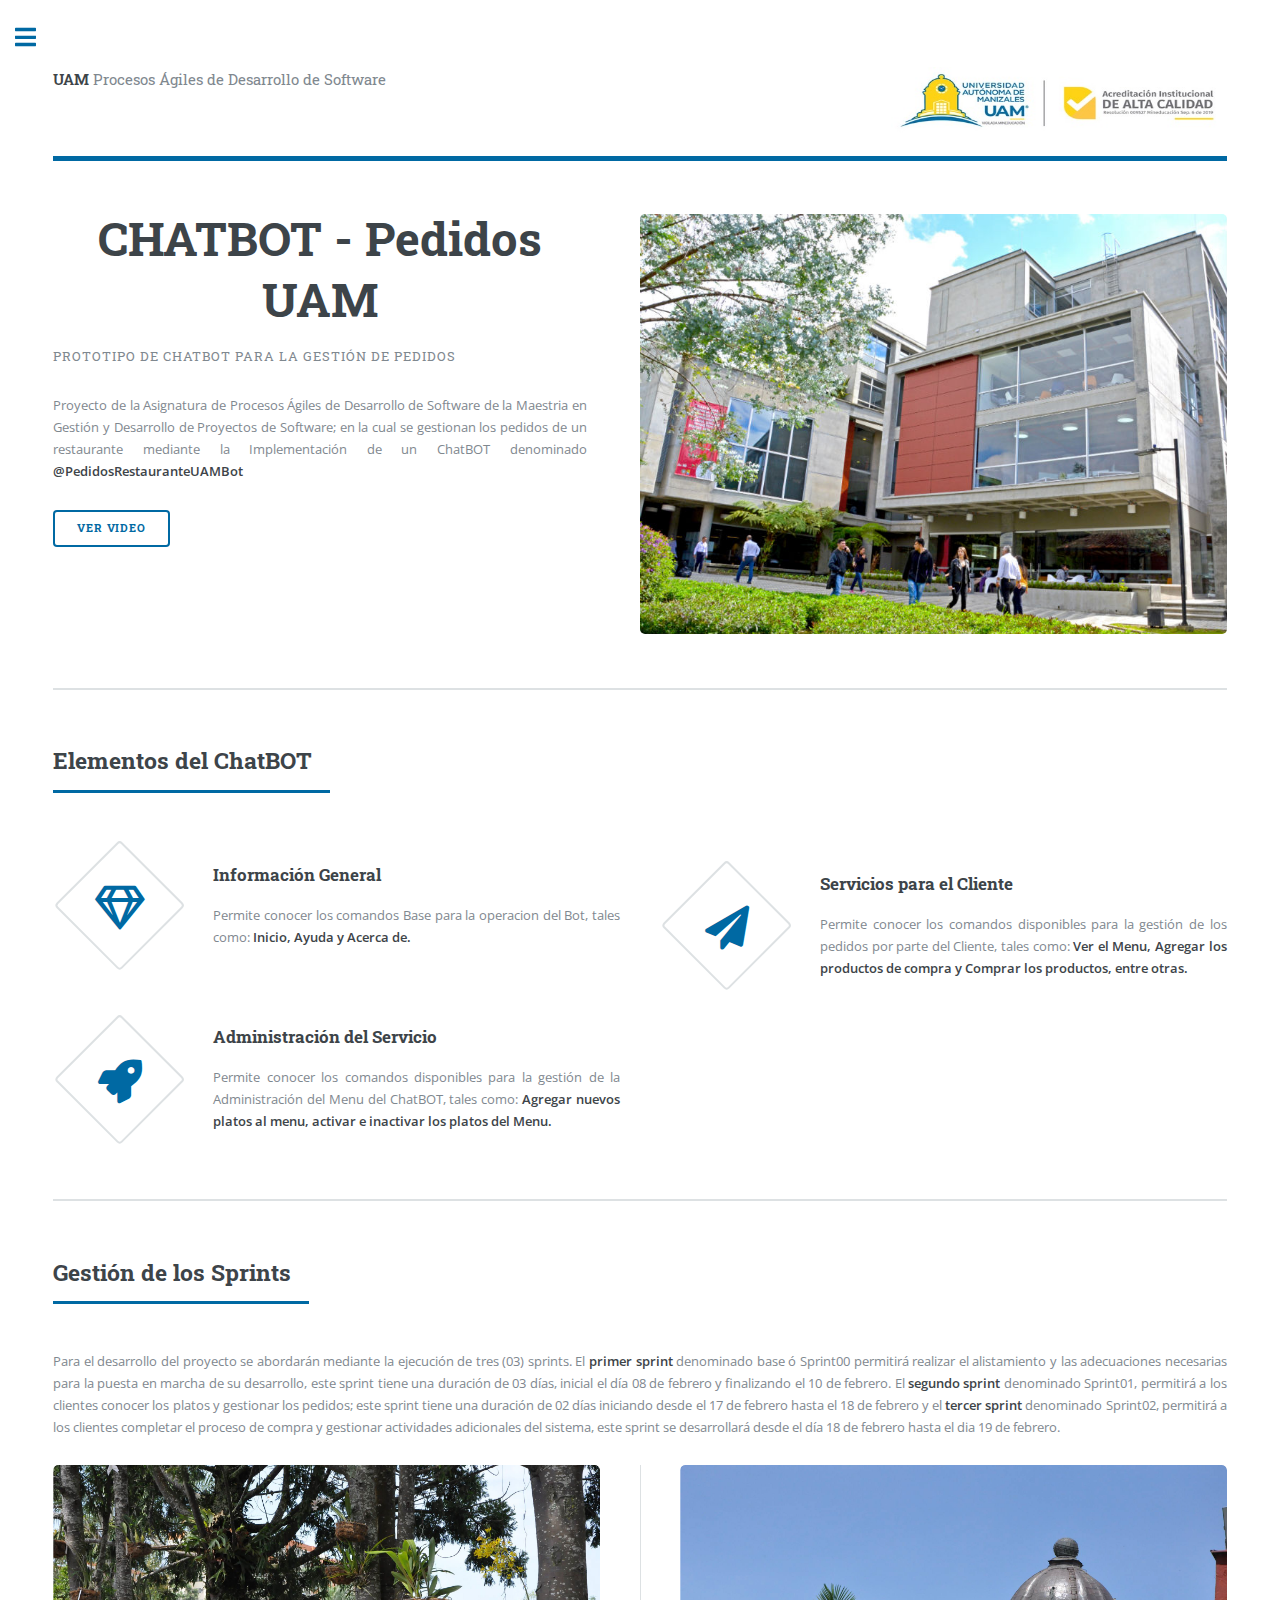
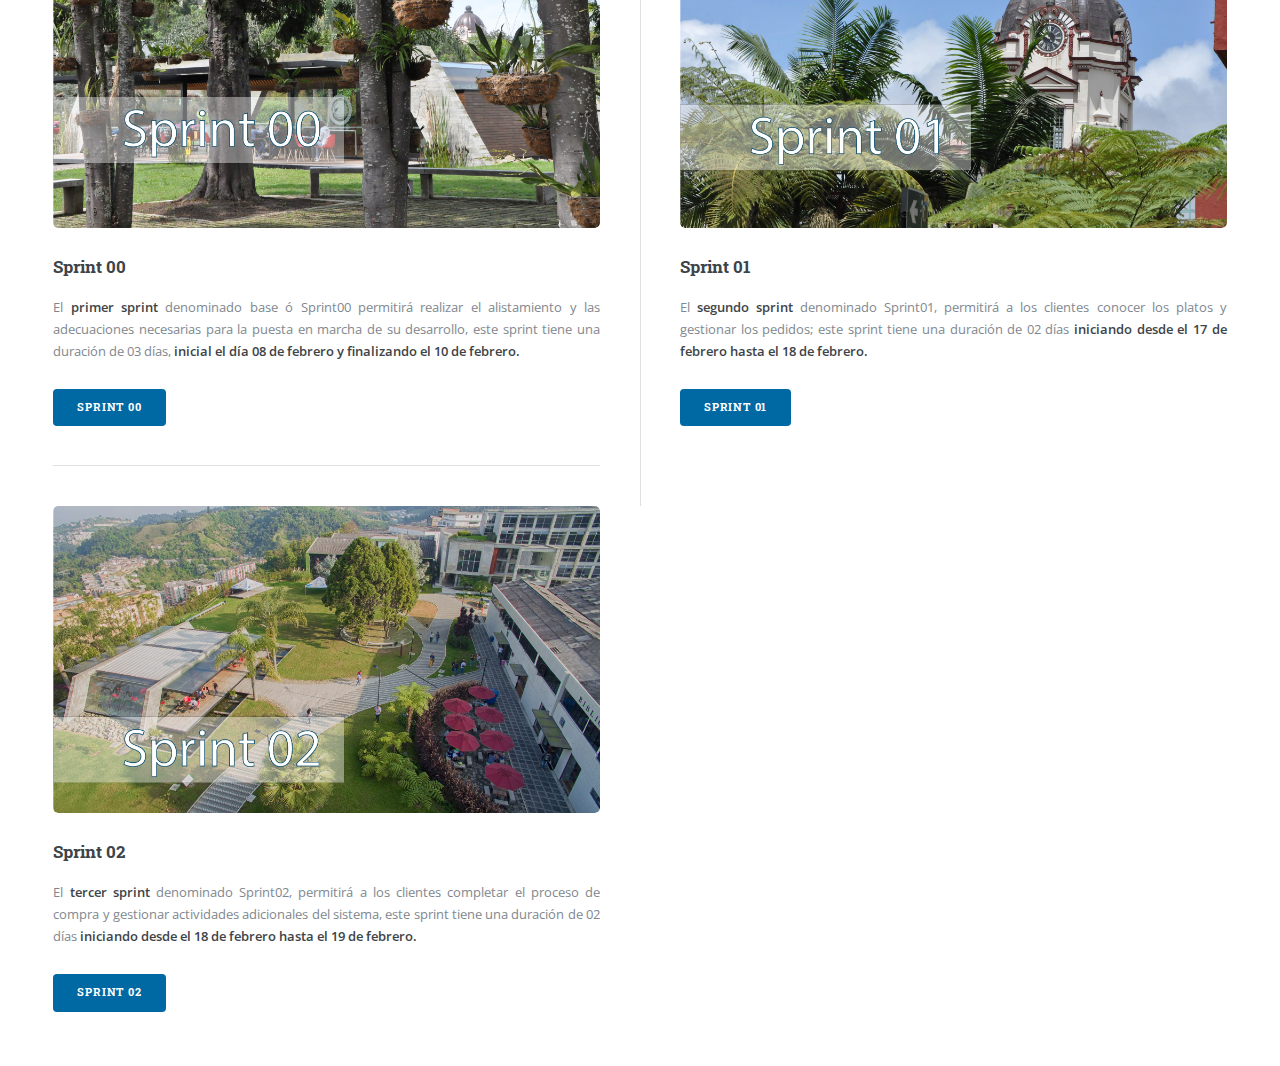
<file: index.html>
<!DOCTYPE HTML>
<html>
	<head>
		<title>PedidosRestauranteUAMBot</title>
		<meta charset="utf-8" />
		<meta name="viewport" content="width=device-width, initial-scale=1, user-scalable=no" />
		<link rel="stylesheet" href="assets/css/main.css" />
	</head>
	<body class="is-preload">

		<!-- Wrapper -->
			<div id="wrapper">

				<!-- Main -->
					<div id="main">
						<div class="inner">

							<!-- Header -->
								<header id="header">
									<a href="index.html" class="logo"><strong>UAM </strong>Procesos &Aacute;giles de Desarrollo de Software</a>
										<div align="right"><img src="images/logo_uam.jpg" alt="logo" width="336" height="69"> </div>
								</header>

							<!-- Banner -->
								<section id="banner">
									<div class="content">
										<header>
											<h1 align="center">CHATBOT - Pedidos UAM</h1>
											<p>Prototipo de ChatBot para la Gesti&oacute;n de Pedidos</p>
										</header>
										<p align="justify">Proyecto de la Asignatura de Procesos &Aacute;giles de Desarrollo de Software de la Maestria en Gesti&oacute;n y Desarrollo de Proyectos de Software; en la cual se gestionan los pedidos de un restaurante mediante la Implementaci&oacute;n de un ChatBOT denominado <strong>&#64;PedidosRestauranteUAMBot</strong></p>
										<ul class="actions">
											<li><a href="https://youtu.be/JYk0CgLsgLk" class="button big" target="new">Ver Video</a></li>
										</ul>
									</div>
									<span class="image object">
										<img src="images/pic10.jpg" alt="" />
									</span>
								</section>

							<!-- Section -->
								<section>
									<header class="major">
										<h2>Elementos del ChatBOT</h2>
									</header>
									<div class="features">
										<article>
											<span class="icon fa-gem"></span>
											<div class="content">
												<h3>Informaci&oacute;n General</h3>
												<p align="justify">Permite conocer los comandos Base para la operacion del Bot, tales como: <strong>Inicio, Ayuda y Acerca de.</strong></p>
											</div>
										</article>
										<article>
											<span class="icon solid fa-paper-plane"></span>
											<div class="content">
												<h3>Servicios para el Cliente</h3>
												<p align="justify">Permite conocer los comandos disponibles para la gesti&oacute;n de los pedidos por parte del Cliente, tales como: <strong>Ver el Menu, Agregar los productos de compra y Comprar los productos, entre otras.</strong></p>
											</div>
										</article>
										<article>
											<span class="icon solid fa-rocket"></span>
											<div class="content">
												<h3>Administraci&oacute;n del Servicio</h3>
												<p align="justify">Permite conocer los comandos disponibles para la gesti&oacute;n de la Administraci&oacute;n del Menu del ChatBOT, tales como: <strong>Agregar nuevos platos al menu, activar e inactivar los platos del Menu.</strong></p>
											</div>
										</article>
									</div>
								</section>

							<!-- Section -->
								<section>
									<header class="major">
										<h2>Gesti&oacute;n de los Sprints</h2>
									</header>
									<article>
											<div class="content">
												<p align="justify">Para el desarrollo del proyecto se abordarán mediante la ejecución de tres (03) sprints. El <strong>primer sprint</strong> denominado base ó Sprint00 permitirá realizar el alistamiento y las adecuaciones necesarias para la puesta en marcha de su desarrollo, este sprint tiene una duración de 03 días, inicial el día 08 de febrero y finalizando el 10 de febrero. El <strong>segundo sprint</strong> denominado Sprint01, permitirá a los clientes conocer los platos y gestionar los pedidos; este sprint tiene una duración de 02 días iniciando desde el 17 de febrero hasta el 18 de febrero y el <strong>tercer sprint</strong> denominado Sprint02, permitirá a los clientes completar el proceso de compra y gestionar actividades adicionales del sistema, este sprint se desarrollará desde el día 18 de febrero hasta el dia 19 de febrero.</p>
											</div>
										</article>

									<div class="posts">
										<article>
											<a href="#" class="image"><img src="images/pic01.jpg" alt="" /></a>
											<h3>Sprint 00</h3>
											<p align="justify">El <strong>primer sprint</strong> denominado base ó Sprint00 permitirá realizar el alistamiento y las adecuaciones necesarias para la puesta en marcha de su desarrollo, este sprint tiene una duración de 03 días, <strong>inicial el día 08 de febrero y finalizando el 10 de febrero.</strong></p>
											<ul class="actions">
												<li><a href="sprintcero.html" class="button primary">Sprint 00</a></li>
											</ul>
										</article>
										<article>
											<a href="#" class="image"><img src="images/pic02.jpg" alt="" /></a>
											<h3>Sprint 01</h3>
											<p align="justify">El <strong>segundo sprint</strong> denominado Sprint01, permitirá a los clientes conocer los platos y gestionar los pedidos; este sprint tiene una duración de 02 días <strong>iniciando desde el 17 de febrero hasta el 18 de febrero.</strong></p>
											<ul class="actions">
												<li><a href="sprintuno.html" class="button primary">Sprint 01</a></li>
											</ul>
										</article>
										<article>
											<a href="#" class="image"><img src="images/pic03.jpg" alt="" /></a>
											<h3>Sprint 02</h3>
											<p align="justify">El <strong>tercer sprint</strong> denominado Sprint02, permitirá a los clientes completar el proceso de compra y gestionar actividades adicionales del sistema, este sprint tiene una duración de 02 días <strong>iniciando desde el 18 de febrero hasta el 19 de febrero.</strong></p>
											<ul class="actions">
												<li><a href="sprintdos.html" class="button primary">Sprint 02</a></li>
											</ul>
										</article>
									</div>
								</section>
						</div>
					</div>

				<!-- Sidebar -->
					<div id="sidebar">
						<div class="inner">
							<!-- Search -->
								<div align="right"><img src="images/logo.png" alt="logo" width="200" height="100"> </div>
							<!-- Menu -->
								<nav id="menu">
									<header class="major">
										<h2>@PedidosRestauranteUAMBot</h2>
									</header>
									<ul>
										<li><a href="index.html">Inicio</a></li>
										<li><a href="elemntdisg.html">Elementos Dise&ntilde;o</a></li>
										<li><a href="sprintcero.html">Sprint 00</a></li>
										<li><a href="sprintuno.html">Sprint 01</a></li>
										<li><a href="sprintdos.html">Sprint 02</a></li>
										<li><a href="elemntcal.html">Elementos Calidad</a></li>
										<li><a href="botuam.html">BOT Restaurante UAM</a></li>
									</ul>
								</nav>

							<!-- Section -->
								<section>
									<header class="major">
										<h2>Equipo de Trabajo</h2>
									</header>
									<ul class="contact">
										<li class="icon solid fa-envelope"> Alvaro P&eacute;rez N</li>
										<li class="icon solid fa-envelope"> Andres Felipe Quintero</li>
										<li class="icon solid fa-envelope"> Hernando Augusto Roman</li>
									</ul>
								</section>

							<!-- Footer -->
								<footer id="footer">
									<p class="copyright">&copy; UAM. All rights reserved. <br>Febrero de 2021</p>
								</footer>
						</div>
					</div>
			</div>

		<!-- Scripts -->
			<script src="assets/js/jquery.min.js"></script>
			<script src="assets/js/browser.min.js"></script>
			<script src="assets/js/breakpoints.min.js"></script>
			<script src="assets/js/util.js"></script>
			<script src="assets/js/main.js"></script>

	</body>
</html>
</file>
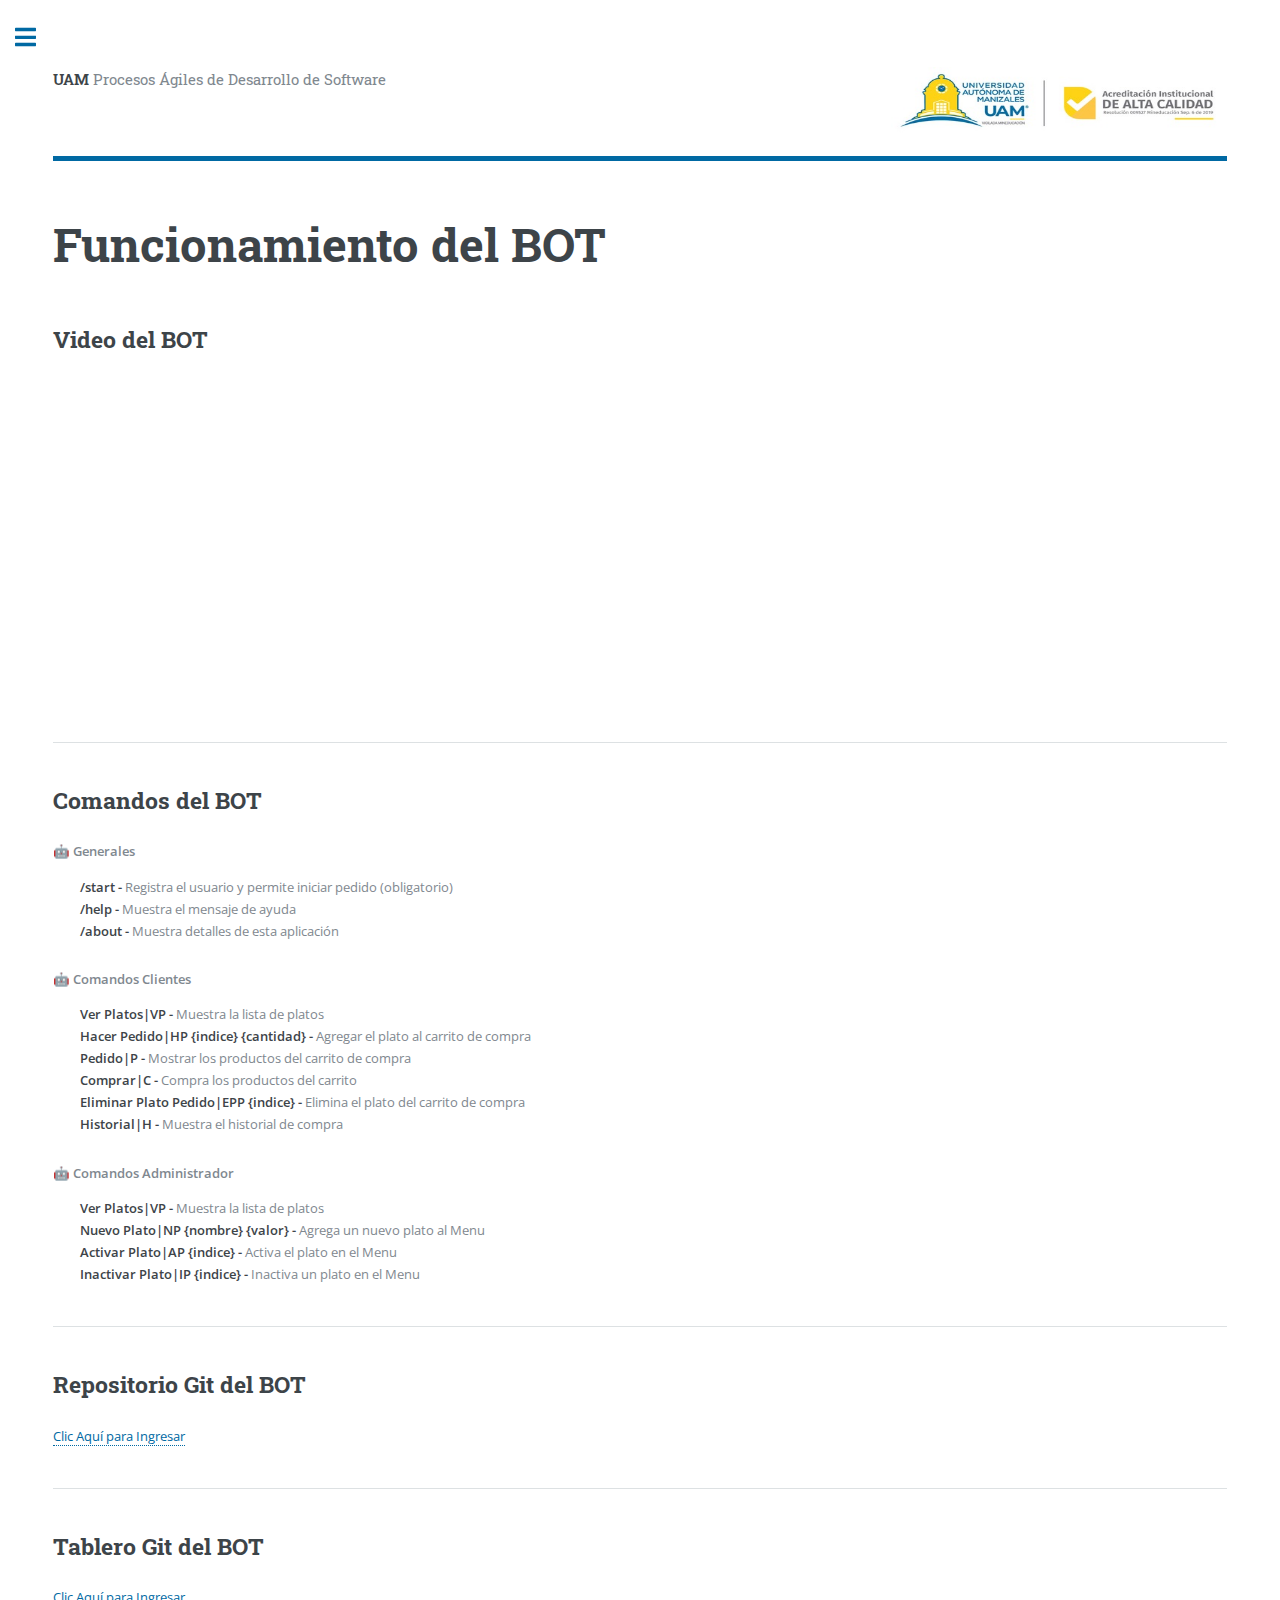
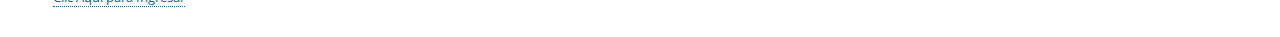
<file: botuam.html>
<!DOCTYPE HTML>
<html>
	<head>
		<title>BOT UAM - Domicilios</title>
		<meta charset="utf-8" />
		<meta name="viewport" content="width=device-width, initial-scale=1, user-scalable=no" />
		<link rel="stylesheet" href="assets/css/main.css" />
	</head>
	<body class="is-preload">

		<!-- Wrapper -->
			<div id="wrapper">

				<!-- Main -->
					<div id="main">
						<div class="inner">

							<!-- Header -->
								<header id="header">
									<a href="index.html" class="logo"><strong>UAM </strong>Procesos &Aacute;giles de Desarrollo de Software</a>
										<div align="right"><img src="images/logo_uam.jpg" alt="logo" width="336" height="69"> </div>
								</header>

	<!-- Aqui -->
							<section>
								<header class="main">
									<h1>Funcionamiento del BOT</h1>
								</header>
									<h2>Video del BOT</h2>
									<iframe width="560" height="315" src="https://www.youtube.com/embed/JYk0CgLsgLk" frameborder="0" allow="accelerometer; autoplay; clipboard-write; encrypted-media; gyroscope; picture-in-picture" allowfullscreen></iframe>
								
									<hr class="major" />

									<h2>Comandos del BOT</h2>
								
									<dl>
									<dt>&#129302; Generales</dt>
										<dd>
											<p><strong>/start - </strong>Registra el usuario y permite iniciar pedido (obligatorio)<br>
											<strong>/help - </strong>Muestra el mensaje de ayuda<br>
											<strong>/about - </strong>Muestra detalles de esta aplicaci&oacute;n</p>
										</dd>
									<dt>&#129302; Comandos Clientes</dt>
										<dd>
											<p><strong>Ver Platos|VP  - </strong>Muestra la lista de platos<br>
											<strong>Hacer Pedido|HP {indice} {cantidad}  - </strong>Agregar el plato al carrito de compra<br>
											<strong>Pedido|P - </strong>Mostrar los productos del carrito de compra<br>
											<strong>Comprar|C - </strong>Compra los productos del carrito<br>
											<strong>Eliminar Plato Pedido|EPP {indice} - </strong>Elimina el plato del carrito de compra<br>
											<strong>Historial|H - </strong>Muestra el historial de compra</p>
										</dd>
									<dt>&#129302; Comandos Administrador</dt>
										<dd>
											<p><strong>Ver Platos|VP  - </strong>Muestra la lista de platos<br>
											<strong>Nuevo Plato|NP {nombre} {valor}  - </strong>Agrega un nuevo plato al Menu<br>
											<strong>Activar Plato|AP {indice}  - </strong>Activa el plato en el Menu<br>
											<strong>Inactivar Plato|IP {indice}  - </strong>Inactiva un plato en el Menu</p>
										</dd>
									</dl>	
								
									<hr class="major" />

									<h2>Repositorio Git del BOT</h2>
									<a href="https://github.com/majash29/RestaurantBot.git" target="new">Clic Aqu&iacute; para Ingresar</a>
								
									<hr class="major" />

									<h2>Tablero Git del BOT</h2>
									<a href="https://github.com/majash29/RestaurantBot/projects?query=is%3Aclosed" target="new">Clic Aqu&iacute; para Ingresar</a>
								</section>
							
	<!-- Aqui -->

						</div>
					</div>

				<!-- Sidebar -->
					<div id="sidebar">
						<div class="inner">
							<!-- Search -->
								<div align="right"><img src="images/logo.png" alt="logo" width="200" height="100"> </div>
							<!-- Menu -->
								<nav id="menu">
									<header class="major">
										<h2>@PedidosRestauranteUAMBot</h2>
									</header>
									<ul>
										<li><a href="index.html">Inicio</a></li>
										<li><a href="elemntdisg.html">Elementos Dise&ntilde;o</a></li>
										<li><a href="sprintcero.html">Sprint 00</a></li>
										<li><a href="sprintuno.html">Sprint 01</a></li>
										<li><a href="sprintdos.html">Sprint 02</a></li>
										<li><a href="elemntcal.html">Elementos Calidad</a></li>
										<li><a href="botuam.html">BOT Restaurante UAM</a></li>
									</ul>
								</nav>

							<!-- Section -->
								<section>
									<header class="major">
										<h2>Equipo de Trabajo</h2>
									</header>
									<ul class="contact">
										<li class="icon solid fa-envelope"> Alvaro P&eacute;rez N</li>
										<li class="icon solid fa-envelope"> Andres Felipe Quintero</li>
										<li class="icon solid fa-envelope"> Hernando Augusto Roman</li>
									</ul>
								</section>

							<!-- Footer -->
								<footer id="footer">
									<p class="copyright">&copy; UAM. All rights reserved. <br>Febrero de 2021</p>
								</footer>
						</div>
					</div>
			</div>

		<!-- Scripts -->
			<script src="assets/js/jquery.min.js"></script>
			<script src="assets/js/browser.min.js"></script>
			<script src="assets/js/breakpoints.min.js"></script>
			<script src="assets/js/util.js"></script>
			<script src="assets/js/main.js"></script>

	</body>
</html>
</file>
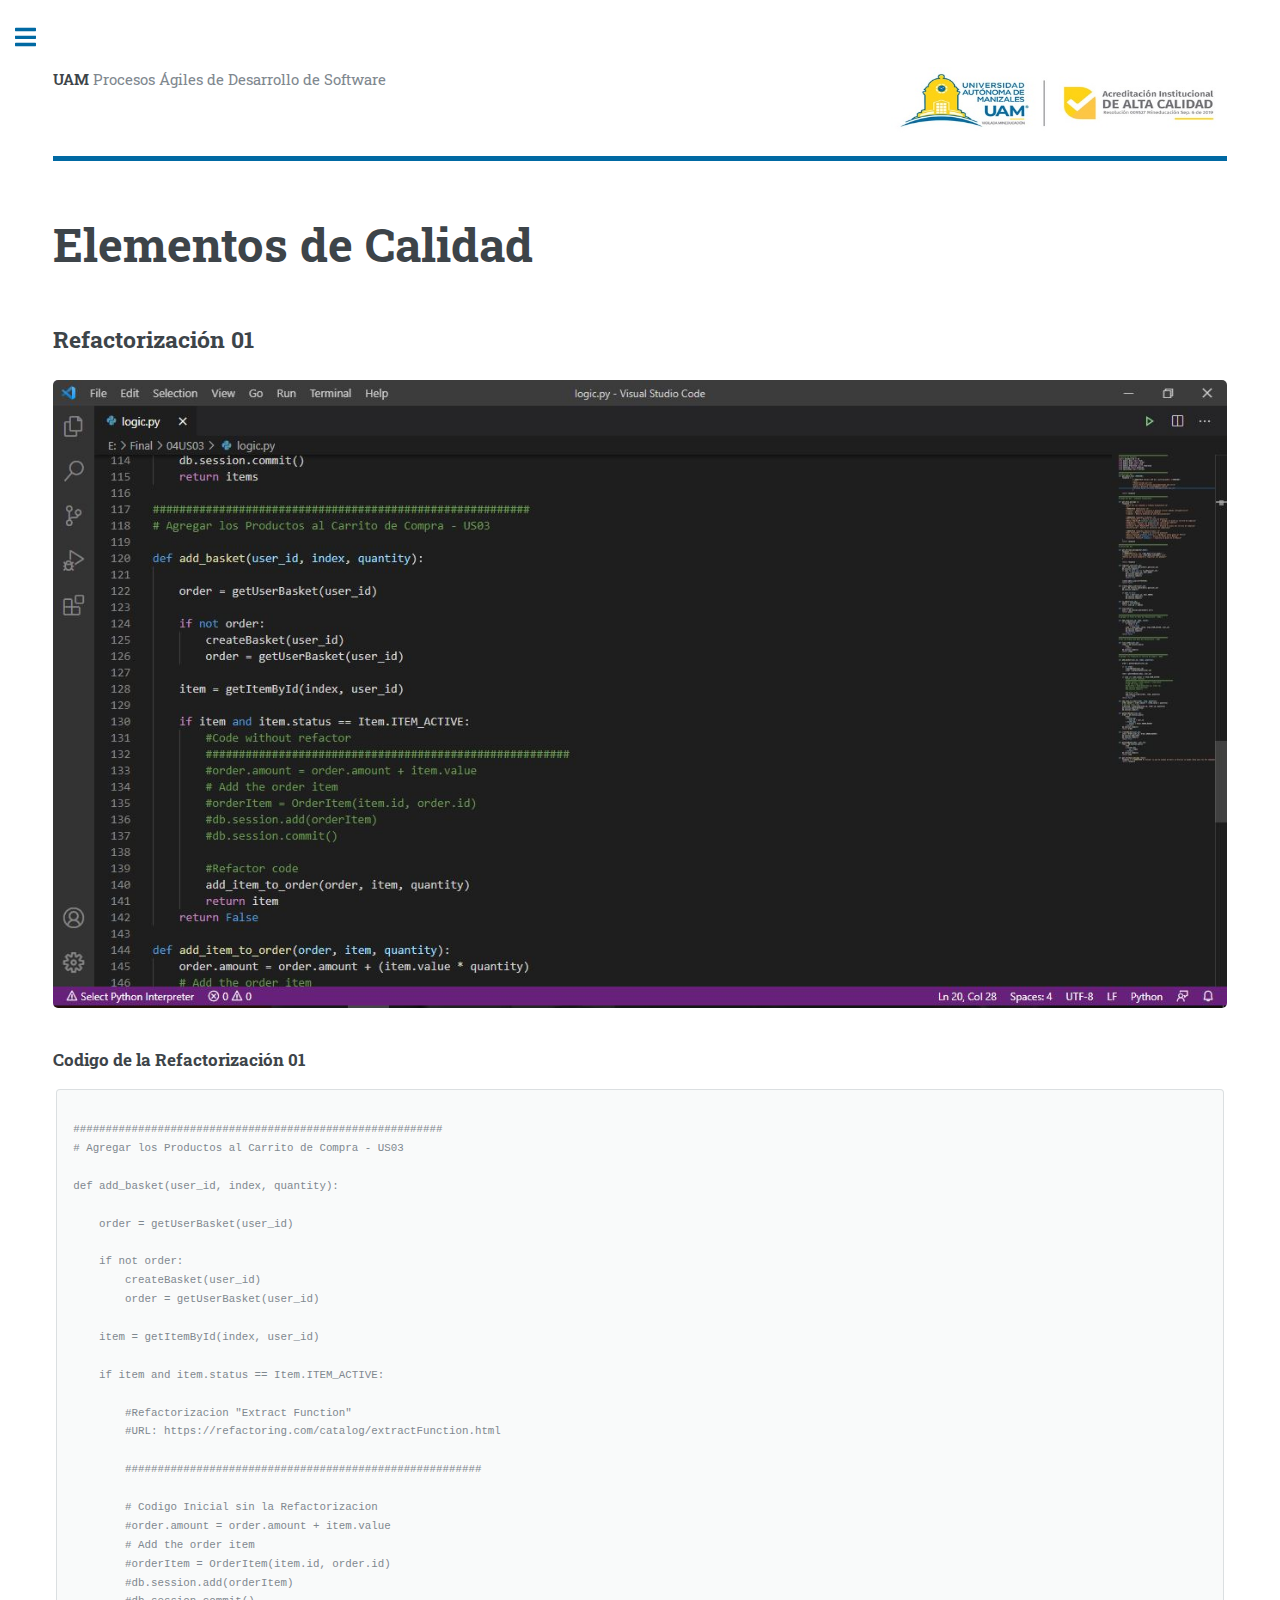
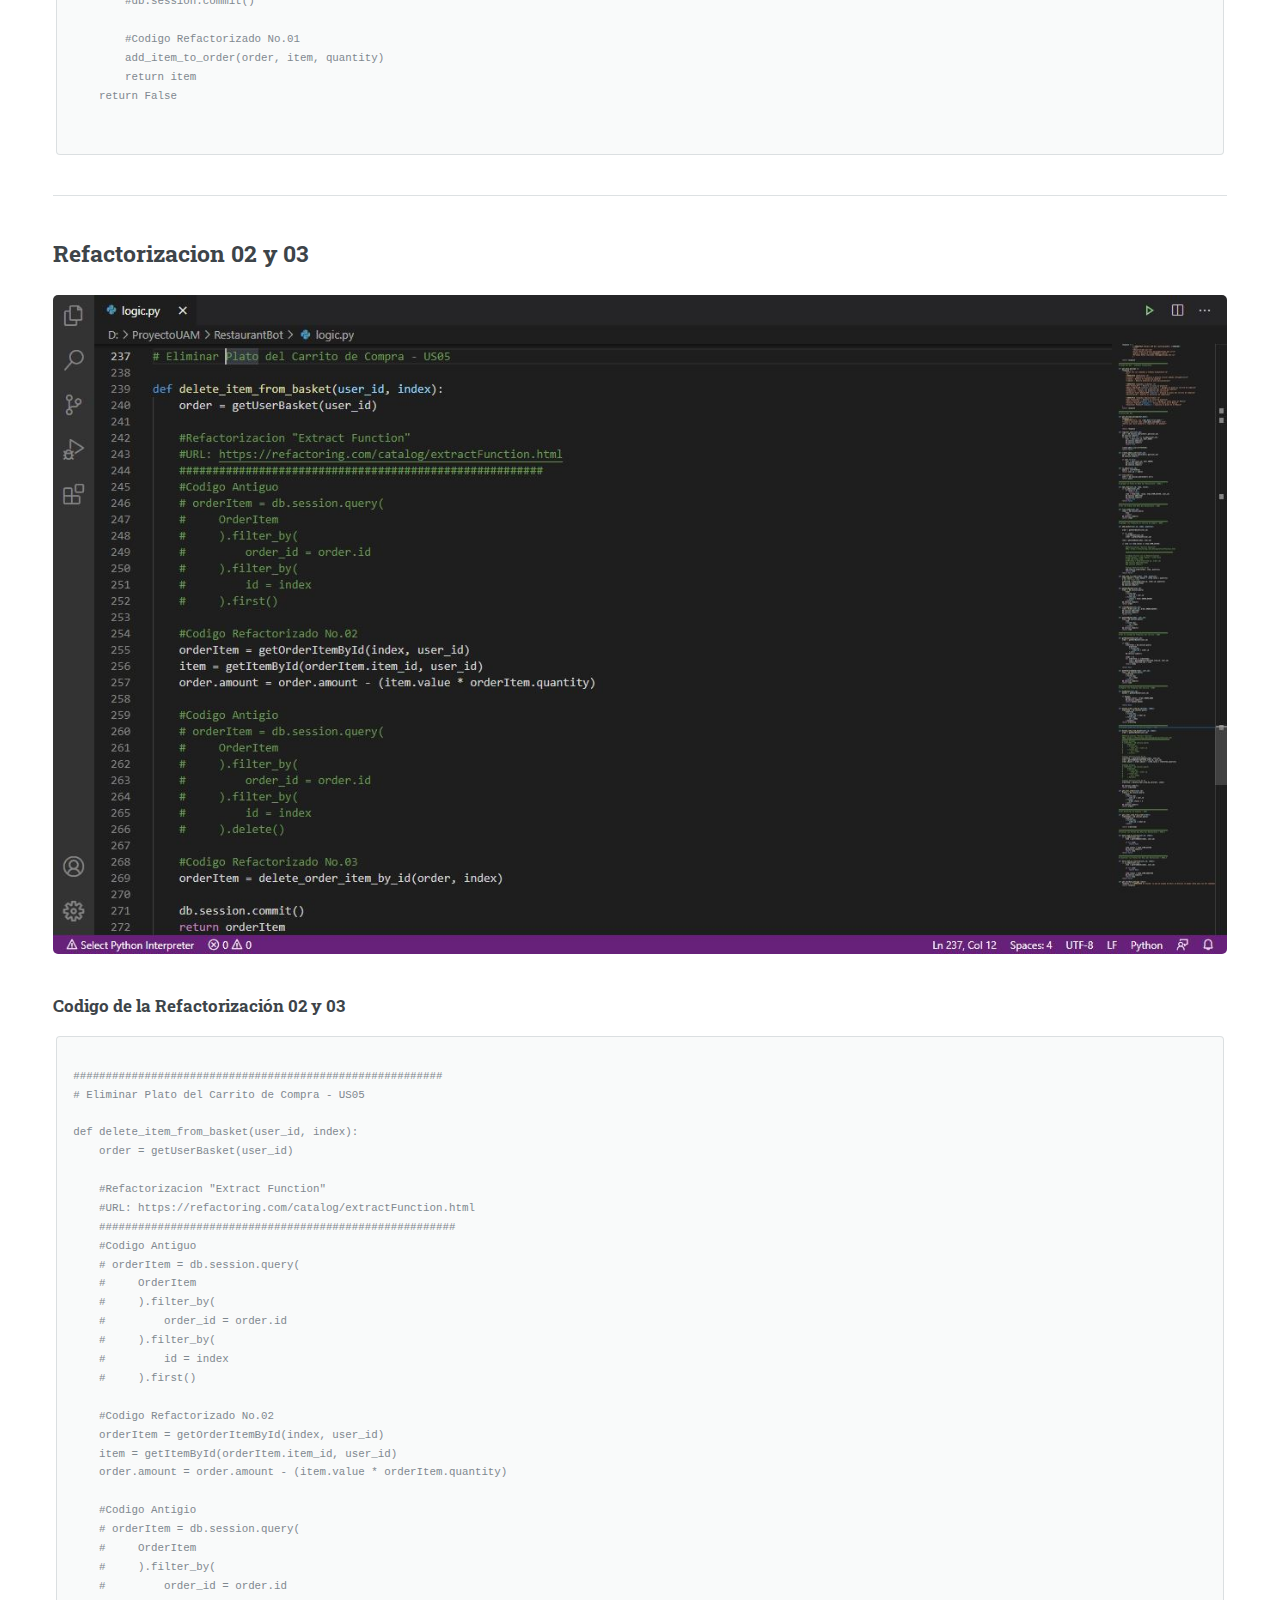
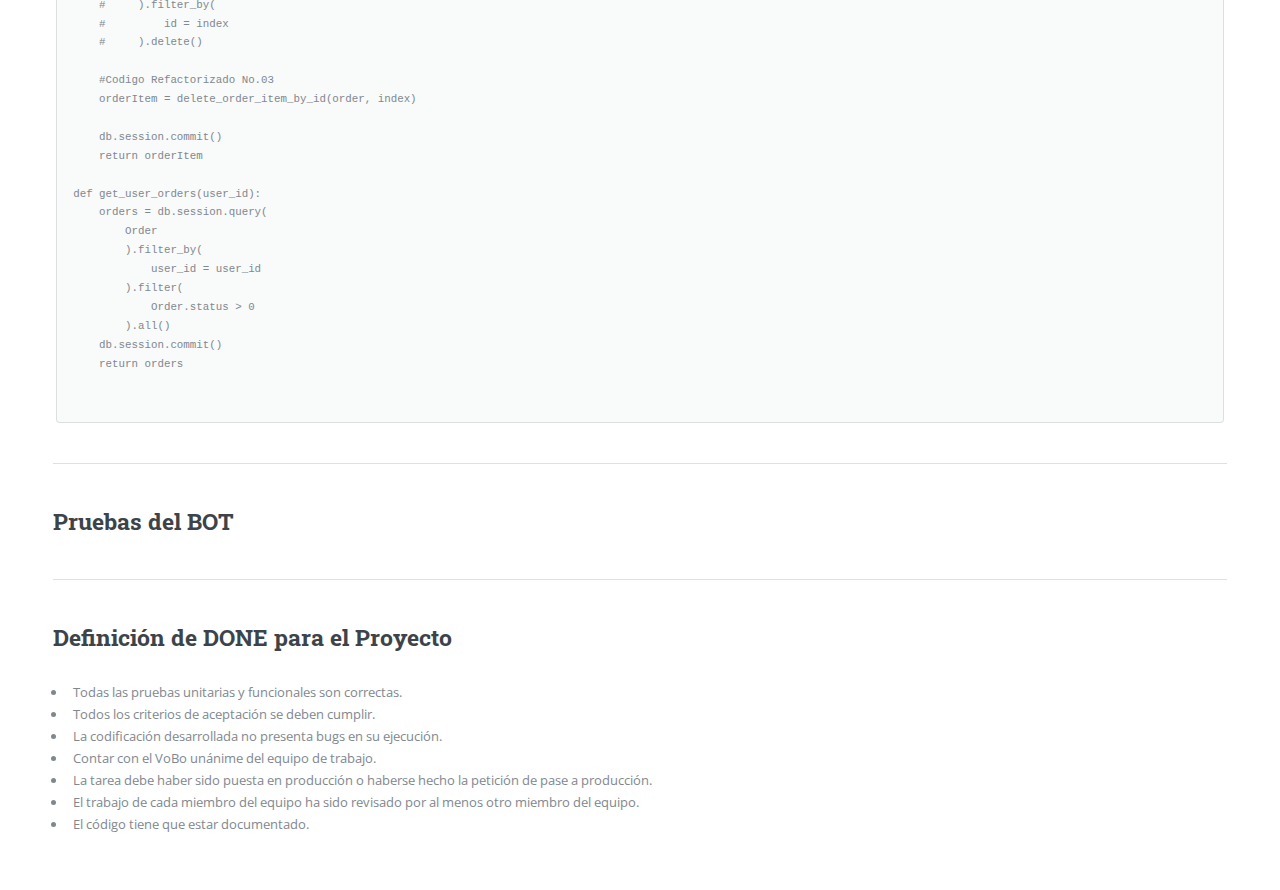
<file: elemntcal.html>
<!DOCTYPE HTML>
<html>
	<head>
		<title>Elementos Calidad</title>
		<meta charset="utf-8" />
		<meta name="viewport" content="width=device-width, initial-scale=1, user-scalable=no" />
		<link rel="stylesheet" href="assets/css/main.css" />
	</head>
	<body class="is-preload">

		<!-- Wrapper -->
			<div id="wrapper">

				<!-- Main -->
					<div id="main">
						<div class="inner">

							<!-- Header -->
								<header id="header">
									<a href="index.html" class="logo"><strong>UAM </strong>Procesos &Aacute;giles de Desarrollo de Software</a>
										<div align="right"><img src="images/logo_uam.jpg" alt="logo" width="336" height="69"> </div>
								</header>

	<!-- Aqui -->
							<section>
								<header class="main">
									<h1>Elementos de Calidad</h1>
								</header>
									<h2>Refactorizaci&oacute;n 01</h2>

									<span class="image main"><img src="proyecto/refac01.JPG" alt="prototipo" /></span>
									
									<!-- Preformatted Code -->
									<h3>Codigo de la Refactorizaci&oacute;n 01</h3>
									<pre><code>
#########################################################
# Agregar los Productos al Carrito de Compra - US03

def add_basket(user_id, index, quantity):

    order = getUserBasket(user_id)

    if not order:
        createBasket(user_id)
        order = getUserBasket(user_id)

    item = getItemById(index, user_id)

    if item and item.status == Item.ITEM_ACTIVE:
        
        #Refactorizacion "Extract Function"
        #URL: https://refactoring.com/catalog/extractFunction.html

        #######################################################

        # Codigo Inicial sin la Refactorizacion
        #order.amount = order.amount + item.value
        # Add the order item
        #orderItem = OrderItem(item.id, order.id)
        #db.session.add(orderItem)
        #db.session.commit()

        #Codigo Refactorizado No.01
        add_item_to_order(order, item, quantity)
        return item
    return False
									
									</code></pre>
								
									<hr class="major" />

									<h2>Refactorizacion 02 y 03</h2>
								
									<span class="image main"><img src="proyecto/refac02.JPG" alt="prototipo" /></span>
								
									<!-- Preformatted Code -->
									<h3>Codigo de la Refactorizaci&oacute;n 02 y 03</h3>
									<pre><code>
#########################################################
# Eliminar Plato del Carrito de Compra - US05

def delete_item_from_basket(user_id, index):
    order = getUserBasket(user_id)
    
    #Refactorizacion "Extract Function"
    #URL: https://refactoring.com/catalog/extractFunction.html
    #######################################################
    #Codigo Antiguo
    # orderItem = db.session.query(
    #     OrderItem
    #     ).filter_by(
    #         order_id = order.id
    #     ).filter_by(
    #         id = index
    #     ).first()

    #Codigo Refactorizado No.02
    orderItem = getOrderItemById(index, user_id)
    item = getItemById(orderItem.item_id, user_id)
    order.amount = order.amount - (item.value * orderItem.quantity)

    #Codigo Antigio
    # orderItem = db.session.query(
    #     OrderItem
    #     ).filter_by(
    #         order_id = order.id
    #     ).filter_by(
    #         id = index
    #     ).delete()
    
    #Codigo Refactorizado No.03
    orderItem = delete_order_item_by_id(order, index)
    
    db.session.commit()
    return orderItem

def get_user_orders(user_id):
    orders = db.session.query(
        Order
        ).filter_by(
            user_id = user_id
        ).filter(
            Order.status > 0
        ).all()
    db.session.commit()
    return orders
									
									</code></pre>
								
							
									<hr class="major" />

									<h2>Pruebas del BOT</h2>
									
									<hr class="major" />
								
									<h2>Definici&oacute;n de DONE para el Proyecto</h2>
									<p align="justify"><ul>
										<li>Todas las pruebas unitarias y funcionales son correctas.</li>
										<li>Todos los criterios de aceptaci&oacute;n se deben cumplir.</li>
										<li>La codificación desarrollada no presenta bugs en su ejecuci&oacute;n.</li>
										<li>Contar con el VoBo un&aacute;nime del equipo de trabajo.</li>
										<li>La tarea debe haber sido puesta en producci&oacute;n o haberse hecho la petición de pase a producci&oacute;n.</li>
										<li>El trabajo de cada miembro del equipo ha sido revisado por al menos otro miembro del equipo.</li>
										<li>El c&oacute;digo tiene que estar documentado.</li>
									</ul></p>
								
								
								
								</section>
							
	<!-- Aqui -->

						</div>
					</div>

				<!-- Sidebar -->
					<div id="sidebar">
						<div class="inner">
							<!-- Search -->
								<div align="right"><img src="images/logo.png" alt="logo" width="200" height="100"> </div>
							<!-- Menu -->
								<nav id="menu">
									<header class="major">
										<h2>@PedidosRestauranteUAMBot</h2>
									</header>
									<ul>
										<li><a href="index.html">Inicio</a></li>
										<li><a href="elemntdisg.html">Elementos Dise&ntilde;o</a></li>
										<li><a href="sprintcero.html">Sprint 00</a></li>
										<li><a href="sprintuno.html">Sprint 01</a></li>
										<li><a href="sprintdos.html">Sprint 02</a></li>
										<li><a href="elemntcal.html">Elementos Calidad</a></li>
										<li><a href="botuam.html">BOT Restaurante UAM</a></li>
									</ul>
								</nav>

							<!-- Section -->
								<section>
									<header class="major">
										<h2>Equipo de Trabajo</h2>
									</header>
									<ul class="contact">
										<li class="icon solid fa-envelope"> Alvaro P&eacute;rez N</li>
										<li class="icon solid fa-envelope"> Andres Felipe Quintero</li>
										<li class="icon solid fa-envelope"> Hernando Augusto Roman</li>
									</ul>
								</section>

							<!-- Footer -->
								<footer id="footer">
									<p class="copyright">&copy; UAM. All rights reserved. <br>Febrero de 2021</p>
								</footer>
						</div>
					</div>
			</div>

		<!-- Scripts -->
			<script src="assets/js/jquery.min.js"></script>
			<script src="assets/js/browser.min.js"></script>
			<script src="assets/js/breakpoints.min.js"></script>
			<script src="assets/js/util.js"></script>
			<script src="assets/js/main.js"></script>

	</body>
</html>
</file>
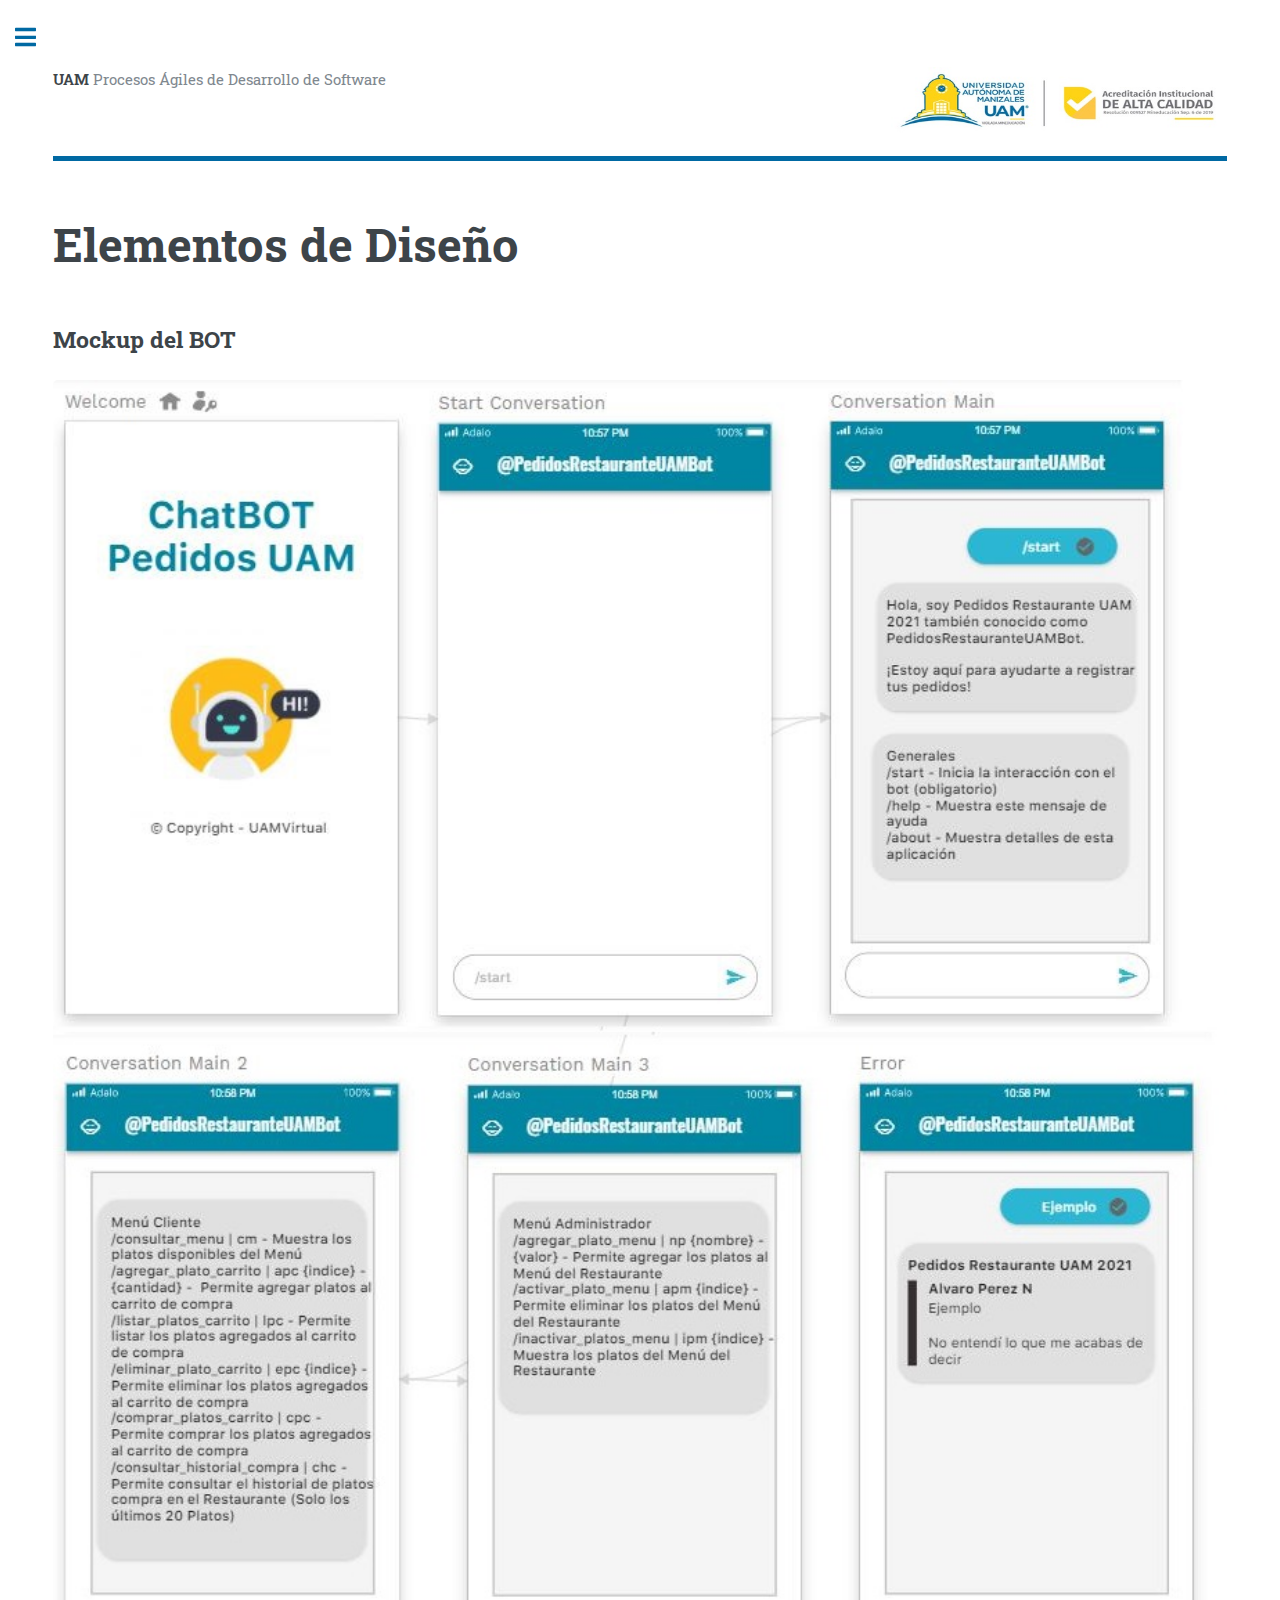
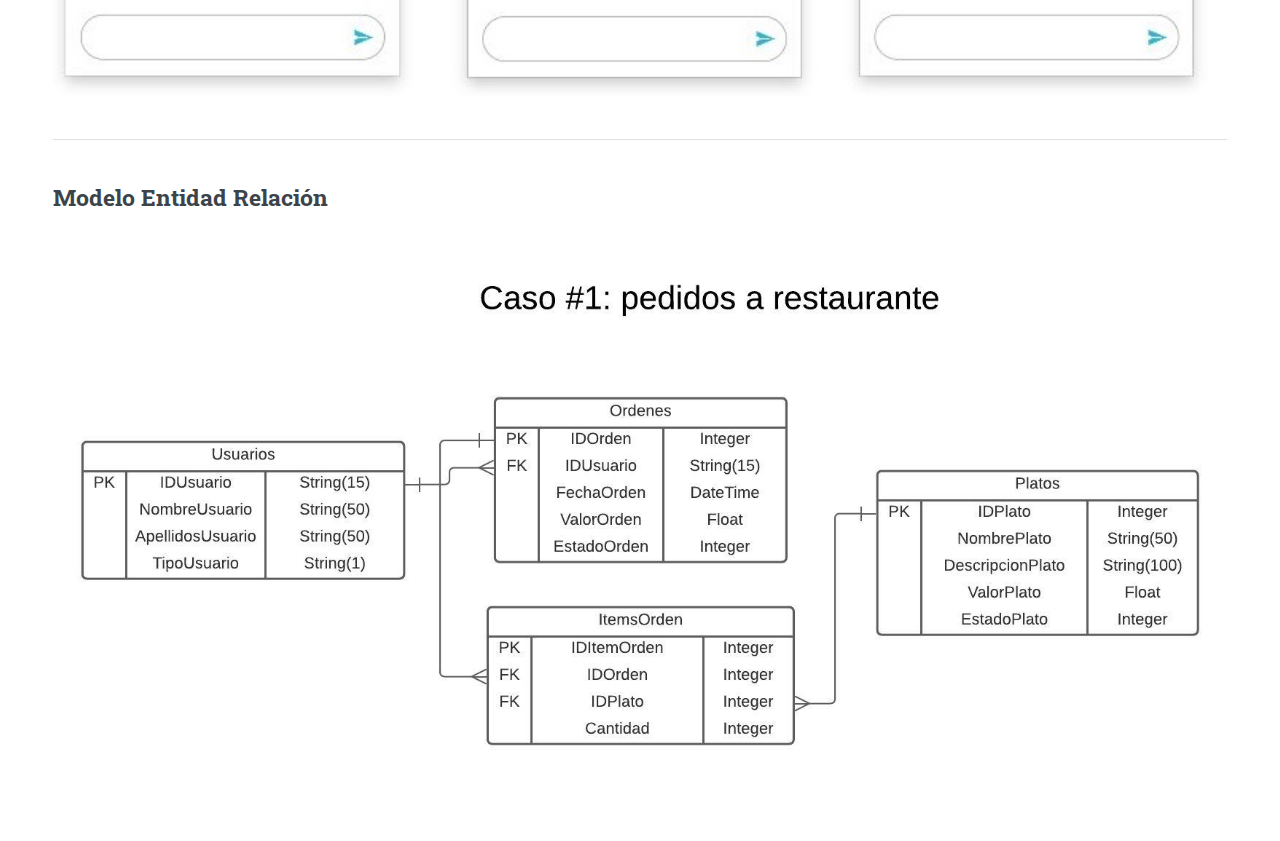
<file: elemntdisg.html>
<!DOCTYPE HTML>
<html>
	<head>
		<title>Elementos Diseno</title>
		<meta charset="utf-8" />
		<meta name="viewport" content="width=device-width, initial-scale=1, user-scalable=no" />
		<link rel="stylesheet" href="assets/css/main.css" />
	</head>
	<body class="is-preload">

		<!-- Wrapper -->
			<div id="wrapper">

				<!-- Main -->
					<div id="main">
						<div class="inner">

							<!-- Header -->
								<header id="header">
									<a href="index.html" class="logo"><strong>UAM </strong>Procesos &Aacute;giles de Desarrollo de Software</a>
										<div align="right"><img src="images/logo_uam.jpg" alt="logo" width="336" height="69"> </div>
								</header>

	<!-- Aqui -->
							<section>
								<header class="main">
									<h1>Elementos de Dise&ntilde;o</h1>
								</header>
									<h2>Mockup del BOT</h2>

									<span class="image main"><img src="proyecto/DisenoUno.JPG" alt="prototipo" /></span>
								
									<hr class="major" />

									<h2>Modelo Entidad Relaci&oacute;n</h2>
								
									<span class="image main"><img src="proyecto/MERDomicilios.jpeg" alt="prototipo" /></span>

								</section>
							
	<!-- Aqui -->

						</div>
					</div>

				<!-- Sidebar -->
					<div id="sidebar">
						<div class="inner">
							<!-- Search -->
								<div align="right"><img src="images/logo.png" alt="logo" width="200" height="100"> </div>
							<!-- Menu -->
								<nav id="menu">
									<header class="major">
										<h2>@PedidosRestauranteUAMBot</h2>
									</header>
									<ul>
										<li><a href="index.html">Inicio</a></li>
										<li><a href="elemntdisg.html">Elementos Dise&ntilde;o</a></li>
										<li><a href="sprintcero.html">Sprint 00</a></li>
										<li><a href="sprintuno.html">Sprint 01</a></li>
										<li><a href="sprintdos.html">Sprint 02</a></li>
										<li><a href="elemntcal.html">Elementos Calidad</a></li>
										<li><a href="botuam.html">BOT Restaurante UAM</a></li>
									</ul>
								</nav>

							<!-- Section -->
								<section>
									<header class="major">
										<h2>Equipo de Trabajo</h2>
									</header>
									<ul class="contact">
										<li class="icon solid fa-envelope"> Alvaro P&eacute;rez N</li>
										<li class="icon solid fa-envelope"> Andres Felipe Quintero</li>
										<li class="icon solid fa-envelope"> Hernando Augusto Roman</li>
									</ul>
								</section>

							<!-- Footer -->
								<footer id="footer">
									<p class="copyright">&copy; UAM. All rights reserved. <br>Febrero de 2021</p>
								</footer>
						</div>
					</div>
			</div>

		<!-- Scripts -->
			<script src="assets/js/jquery.min.js"></script>
			<script src="assets/js/browser.min.js"></script>
			<script src="assets/js/breakpoints.min.js"></script>
			<script src="assets/js/util.js"></script>
			<script src="assets/js/main.js"></script>

	</body>
</html>
</file>
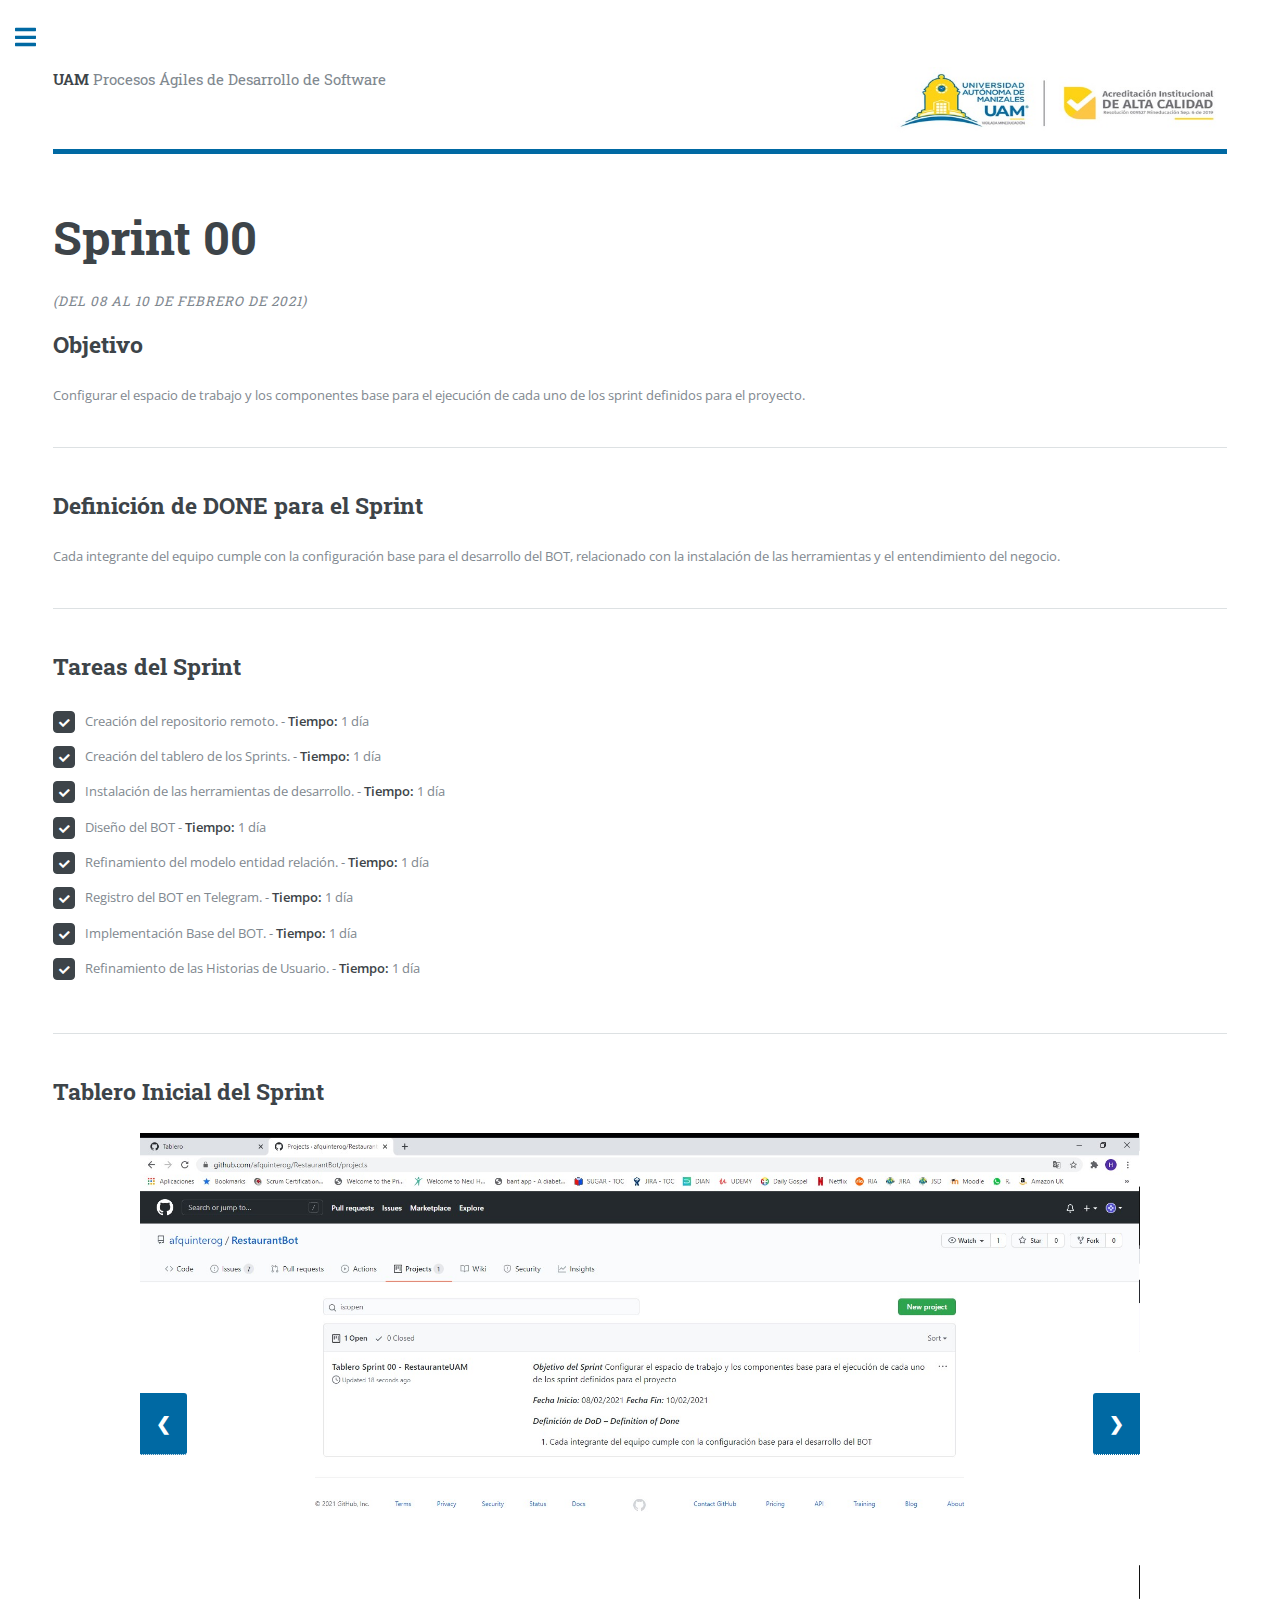
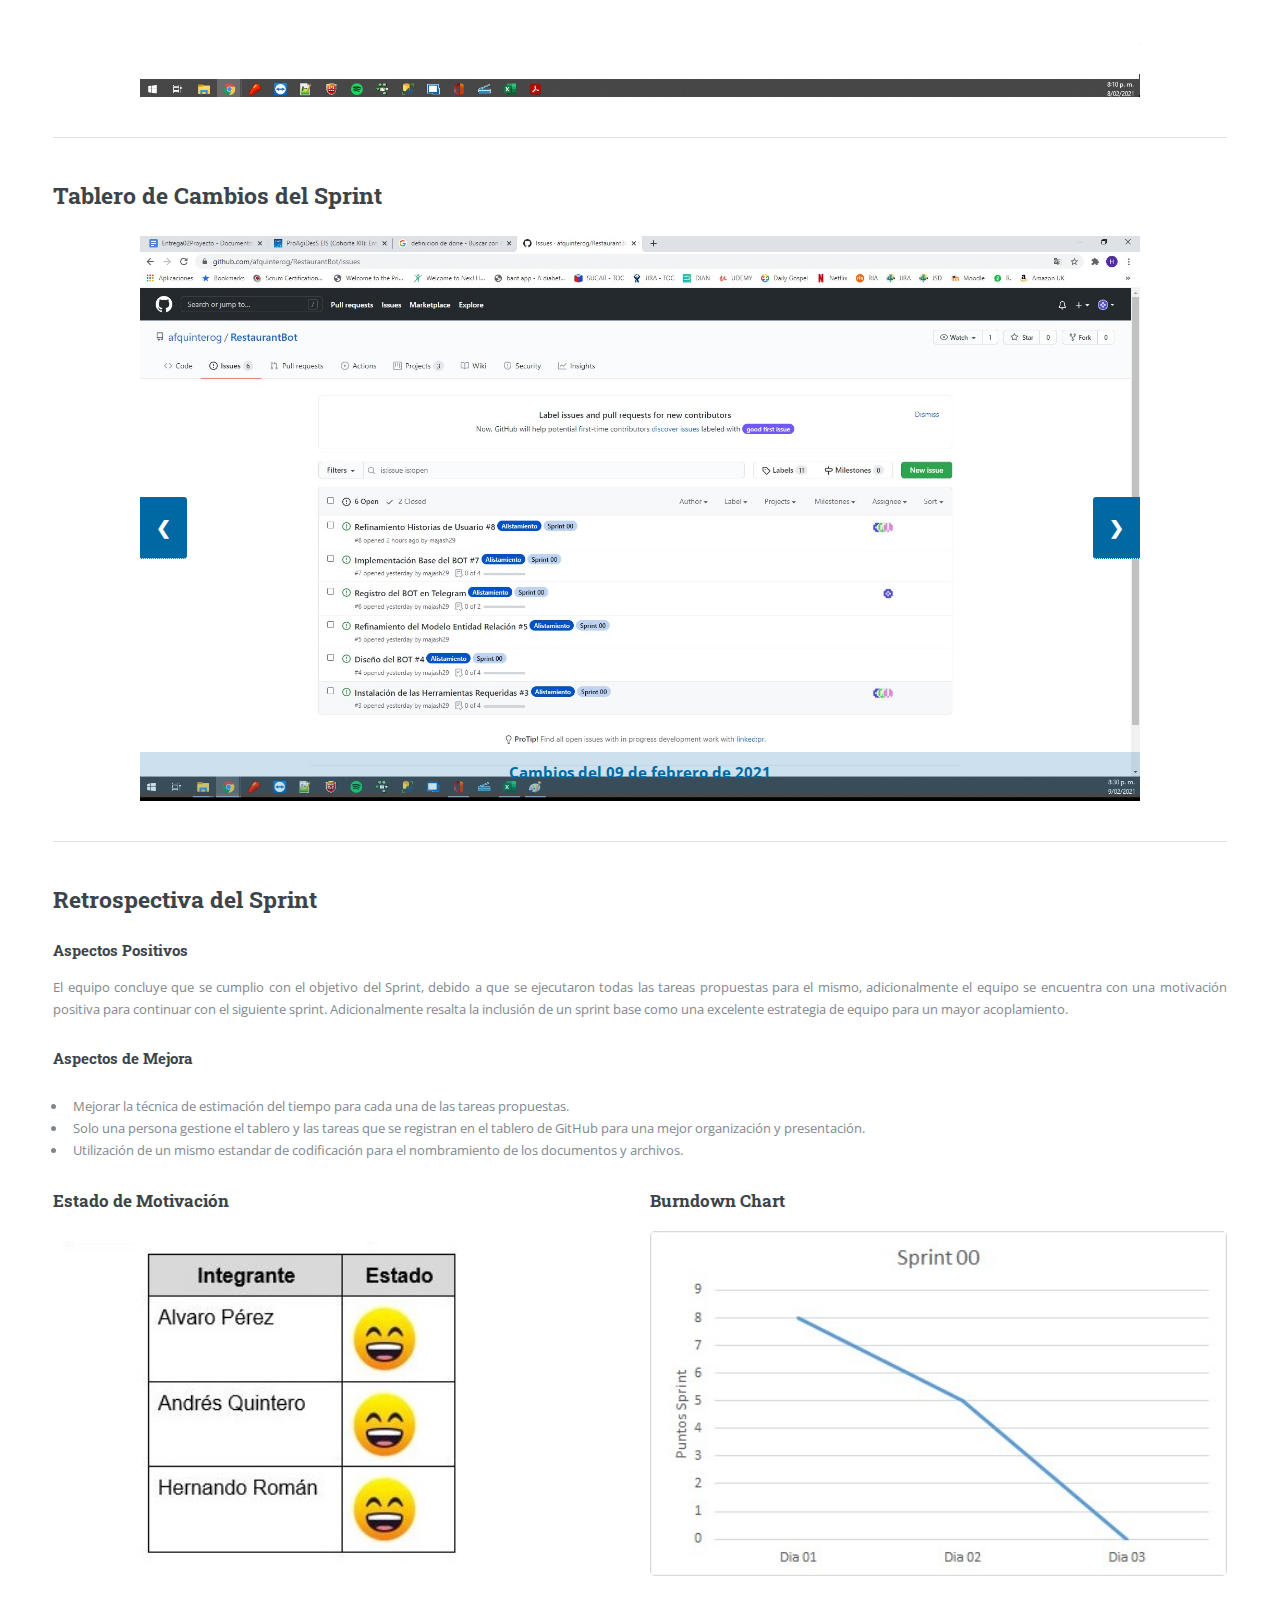
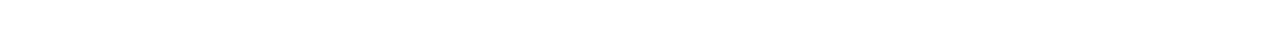
<file: sprintcero.html>
<!DOCTYPE HTML>
<html>
	<head>
		<title>Sprint 00</title>
		<meta charset="utf-8" />
		<meta name="viewport" content="width=device-width, initial-scale=1, user-scalable=no" />
		<link rel="stylesheet" href="assets/css/main.css" />
		<link rel="stylesheet" href="assets/css/sliders.css" />
	</head>
	<body class="is-preload">

		<!-- Wrapper -->
			<div id="wrapper">

				<!-- Main -->
					<div id="main">
						<div class="inner">

							<!-- Header -->
								<header id="header">
									<a href="index.html" class="logo"><strong>UAM </strong>Procesos &Aacute;giles de Desarrollo de Software</a>
										<div align="right"><img src="images/logo_uam.jpg" alt="logo" width="336" height="69"> </div>
								</header>

	<!-- Aqui -->
							<section>
								<header class="main">
									<h1>Sprint 00</h1>
									<p><em>&#40;Del 08 al 10 de febrero de 2021&#41;</em></p>
								</header>
									<h2>Objetivo</h2>
									<p align="justify">Configurar el espacio de trabajo y los componentes base para el ejecuci&oacute;n de cada uno de los sprint definidos para el proyecto.</p>
									
									<hr class="major" />
								
									<h2>Definici&oacute;n de DONE para el Sprint</h2>
									<p align="justify">Cada integrante del equipo cumple con la configuraci&oacute;n base para el desarrollo del BOT, relacionado con la instalaci&oacute;n de las herramientas y el entendimiento del negocio.</p>
									
									<hr class="major" />
								
									<h2>Tareas del Sprint</h2>
								
									<p align="justify">
									<div><input type="checkbox" id="tsu1" name="tsu1" checked><label for="tsu1">Creaci&oacute;n del repositorio remoto. - <strong>Tiempo: </strong>1 d&iacute;a</label></div>
								
									<div><input type="checkbox" id="tsu2" name="tsu2" checked><label for="tsu2">Creaci&oacute;n del tablero de los Sprints. - <strong>Tiempo: </strong>1 d&iacute;a</label></div>
								
									<div><input type="checkbox" id="tsu3" name="tsu3" checked><label for="tsu3">Instalaci&oacute;n de las herramientas de desarrollo. - <strong>Tiempo: </strong>1 d&iacute;a</label></div>
								
									<div><input type="checkbox" id="tsu4" name="tsu4" checked><label for="tsu4">Dise&ntilde;o del BOT - <strong>Tiempo: </strong>1 d&iacute;a</label></div>
								
									<div><input type="checkbox" id="tsu5" name="tsu5" checked><label for="tsu5">Refinamiento del modelo entidad relaci&oacute;n. - <strong>Tiempo: </strong>1 d&iacute;a</label></div>
									
									<div><input type="checkbox" id="tsu6" name="tsu6" checked><label for="tsu6">Registro del BOT en Telegram. - <strong>Tiempo: </strong>1 d&iacute;a</label></div>
								
									<div><input type="checkbox" id="tsu7" name="tsu7" checked><label for="tsu7">Implementaci&oacute;n Base del BOT. - <strong>Tiempo: </strong>1 d&iacute;a</label></div>
									
									<div><input type="checkbox" id="tsu8" name="tsu8" checked><label for="tsu8">Refinamiento de las Historias de Usuario. - <strong>Tiempo: </strong>1 d&iacute;a</label></div>
									</p>
									
									<hr class="major" />
								
									<h2>Tablero Inicial del Sprint</h2>

									<div class="slideshow-container">
									  <div class="mySlides1">
										<img src="proyecto/ini00sprt01.jpg" style="width:100%">
									  </div>

									  <div class="mySlides1">
										<img src="proyecto/ini00sprt02.jpg" style="width:100%">
									  </div>

									  <div class="mySlides1">
										<img src="proyecto/ini00sprt03.jpg" style="width:100%">
									  </div>

									  <div class="mySlides1">
										<img src="proyecto/ini00sprt04.jpg" style="width:100%">
									  </div>

									  <a class="prev" onclick="plusSlides(-1, 0)">&#10094;</a>
									  <a class="next" onclick="plusSlides(1, 0)">&#10095;</a>
									</div>

									<hr class="major" />
								
									<h2>Tablero de Cambios del Sprint</h2>
							
									<div class="slideshow-container">
									  <div class="mySlides2">
										<img src="proyecto/fin00sprt01.jpg" style="width:100%">
										<div class="text">Cambios del 09 de febrero de 2021</div>
									  </div>

									  <div class="mySlides2">
										<img src="proyecto/fin00sprt02.jpg" style="width:100%">
										<div class="text">Cambios del 09 de febrero de 2021</div>
									  </div>

									  <div class="mySlides2">
										<img src="proyecto/fin00sprt03.jpg" style="width:100%">
										  <div class="text">Cambios del 10 de febrero de 2021</div>
									  </div>
										
									  <div class="mySlides2">
										<img src="proyecto/fin00sprt04.jpg" style="width:100%">
										  <div class="text">Cambios del 10 de febrero de 2021</div>
									  </div>

									  <div class="mySlides2">
										<img src="proyecto/fin00sprt05.jpg" style="width:100%">
										  <div class="text">Cambios del 10 de febrero de 2021</div>
									  </div>
										
									  <a class="prev" onclick="plusSlides(-1, 1)">&#10094;</a>
									  <a class="next" onclick="plusSlides(1, 1)">&#10095;</a>
									</div>

									<script>
									var slideIndex = [1,1];
									var slideId = ["mySlides1", "mySlides2"]
									showSlides(1, 0);
									showSlides(1, 1);

									function plusSlides(n, no) {
									  showSlides(slideIndex[no] += n, no);
									}

									function showSlides(n, no) {
									  var i;
									  var x = document.getElementsByClassName(slideId[no]);
									  if (n > x.length) {slideIndex[no] = 1}    
									  if (n < 1) {slideIndex[no] = x.length}
									  for (i = 0; i < x.length; i++) {
										 x[i].style.display = "none";  
									  }
									  x[slideIndex[no]-1].style.display = "block";  
									}
									</script>
							
							
									<hr class="major" />
								
									<h2>Retrospectiva del Sprint</h2>
							
									<h4>Aspectos Positivos</h4>
									<p align="justify">El equipo concluye que se cumplio con el objetivo del Sprint, debido a que se ejecutaron todas las tareas propuestas para el mismo, adicionalmente el equipo se encuentra con una motivación positiva para continuar con el siguiente sprint. Adicionalmente resalta la inclusión de un sprint base como una excelente estrategia de equipo para un mayor acoplamiento.</p>
							
									<h4>Aspectos de Mejora</h4>
									<p align="justify">
										<ul>
											<li>Mejorar la t&eacute;cnica de estimaci&oacute;n del tiempo para cada una de las tareas propuestas.</li>
											<li>Solo una persona gestione el tablero y las tareas que se registran en el tablero de GitHub para una mejor organizaci&oacute;n y presentaci&oacute;n.</li>
											<li>Utilizaci&oacute;n de un mismo estandar de codificaci&oacute;n para el nombramiento de los documentos y archivos.</li>
										</ul></p>
						
									<div class="row">
									  <div class="col-6 col-12-medium">
												<h3>Estado de Motivaci&oacute;n</h3>
										  <span class="image main"><img src="proyecto/niko00.JPG" alt="niko"/></span>
										</div>
						
											<div class="col-6 col-12-medium">
												<h3>Burndown Chart</h3>
												<span class="image main"><img src="proyecto/bcsprint00.jpg" alt="chart" /></span>
											</div>
									</div>
								</section>
							
	<!-- Aqui -->

						</div>
					</div>

				<!-- Sidebar -->
					<div id="sidebar">
						<div class="inner">
							<!-- Search -->
								<div align="right"><img src="images/logo.png" alt="logo" width="200" height="100"> </div>
							<!-- Menu -->
								<nav id="menu">
									<header class="major">
										<h2>@PedidosRestauranteUAMBot</h2>
									</header>
									<ul>
										<li><a href="index.html">Inicio</a></li>
										<li><a href="elemntdisg.html">Elementos Dise&ntilde;o</a></li>
										<li><a href="sprintcero.html">Sprint 00</a></li>
										<li><a href="sprintuno.html">Sprint 01</a></li>
										<li><a href="sprintdos.html">Sprint 02</a></li>
										<li><a href="elemntcal.html">Elementos Calidad</a></li>
										<li><a href="botuam.html">BOT Restaurante UAM</a></li>
									</ul>
								</nav>

							<!-- Section -->
								<section>
									<header class="major">
										<h2>Equipo de Trabajo</h2>
									</header>
									<ul class="contact">
										<li class="icon solid fa-envelope"> Alvaro P&eacute;rez N</li>
										<li class="icon solid fa-envelope"> Andres Felipe Quintero</li>
										<li class="icon solid fa-envelope"> Hernando Augusto Roman</li>
									</ul>
								</section>

							<!-- Footer -->
								<footer id="footer">
									<p class="copyright">&copy; UAM. All rights reserved. <br>Febrero de 2021</p>
								</footer>
						</div>
					</div>
			</div>

		<!-- Scripts -->
			<script src="assets/js/jquery.min.js"></script>
			<script src="assets/js/browser.min.js"></script>
			<script src="assets/js/breakpoints.min.js"></script>
			<script src="assets/js/util.js"></script>
			<script src="assets/js/main.js"></script>

	</body>
</html>
</file>
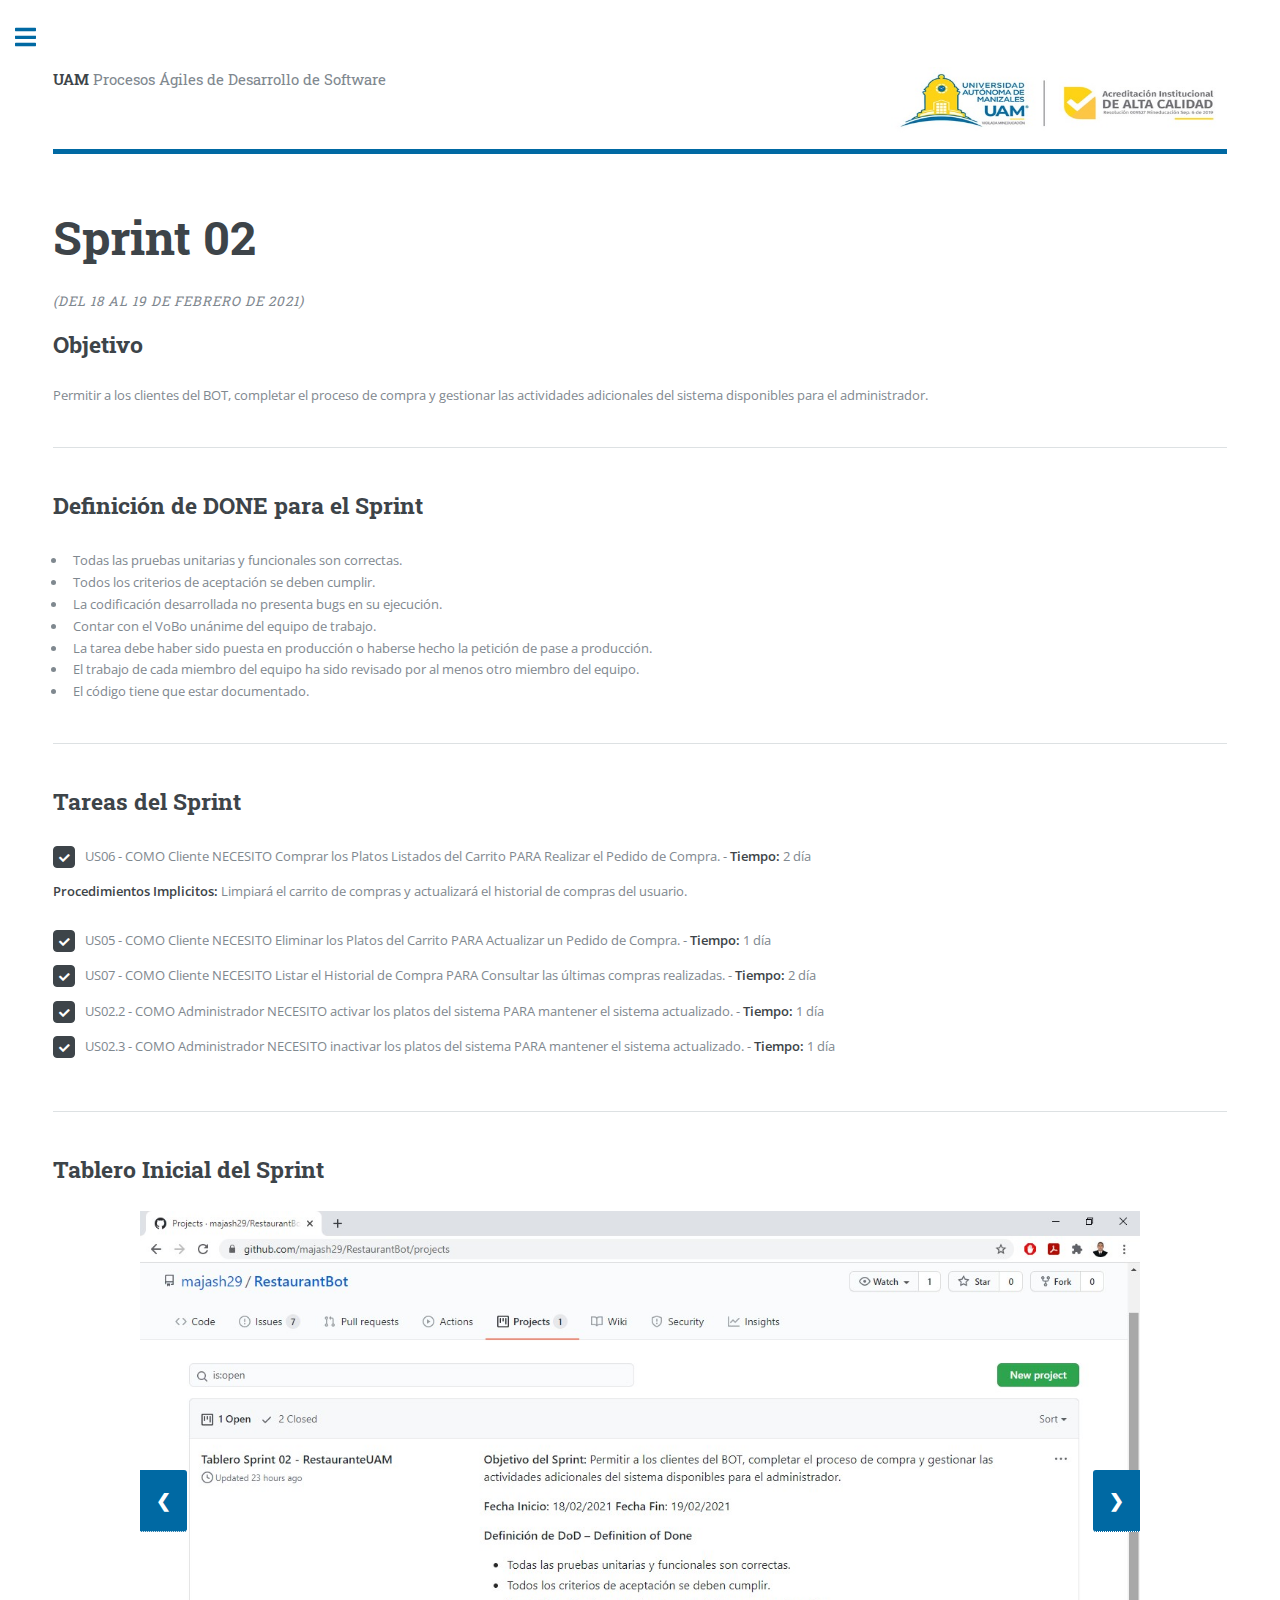
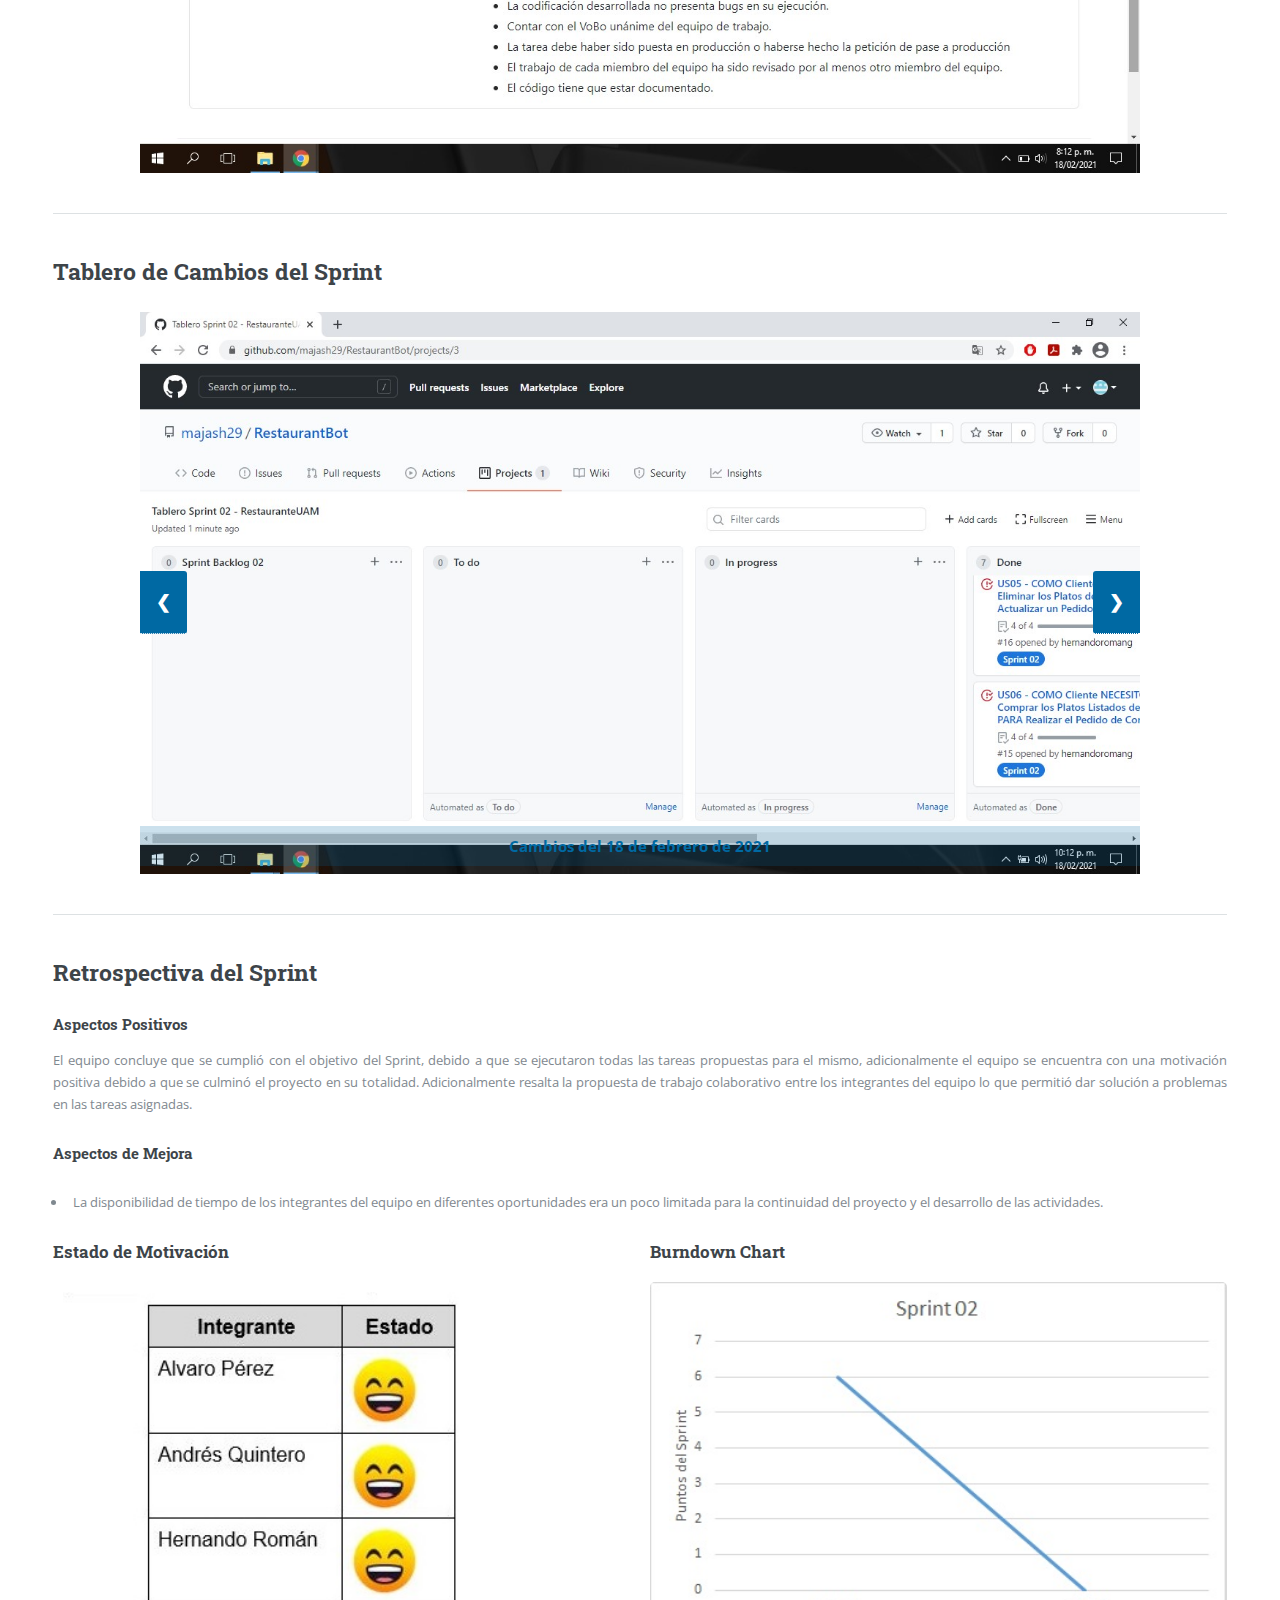
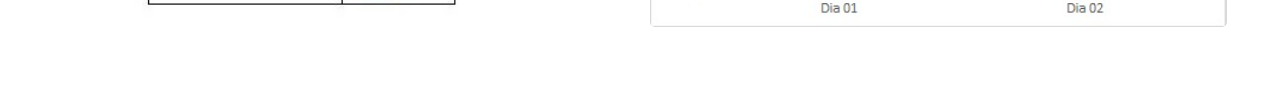
<file: sprintdos.html>
<!DOCTYPE HTML>
<html>
	<head>
		<title>Sprint 02</title>
		<meta charset="utf-8" />
		<meta name="viewport" content="width=device-width, initial-scale=1, user-scalable=no" />
		<link rel="stylesheet" href="assets/css/main.css" />
		<link rel="stylesheet" href="assets/css/sliders.css" />
	</head>
	<body class="is-preload">

		<!-- Wrapper -->
			<div id="wrapper">

				<!-- Main -->
					<div id="main">
						<div class="inner">

							<!-- Header -->
								<header id="header">
									<a href="index.html" class="logo"><strong>UAM </strong>Procesos &Aacute;giles de Desarrollo de Software</a>
										<div align="right"><img src="images/logo_uam.jpg" alt="logo" width="336" height="69"> </div>
								</header>

	<!-- Aqui -->
							<section>
								<header class="main">
									<h1>Sprint 02</h1>
									<p><em>&#40;Del 18 al 19 de febrero de 2021&#41;</em></p>
								</header>
									<h2>Objetivo</h2>
									<p align="justify">Permitir a los clientes del BOT, completar el proceso de compra y gestionar las actividades adicionales del sistema disponibles para el administrador.</p>
									
									<hr class="major" />
								
									<h2>Definici&oacute;n de DONE para el Sprint</h2>
									<p align="justify"><ul>
										<li>Todas las pruebas unitarias y funcionales son correctas.</li>
										<li>Todos los criterios de aceptaci&oacute;n se deben cumplir.</li>
										<li>La codificación desarrollada no presenta bugs en su ejecuci&oacute;n.</li>
										<li>Contar con el VoBo un&aacute;nime del equipo de trabajo.</li>
										<li>La tarea debe haber sido puesta en producci&oacute;n o haberse hecho la petición de pase a producci&oacute;n.</li>
										<li>El trabajo de cada miembro del equipo ha sido revisado por al menos otro miembro del equipo.</li>
										<li>El c&oacute;digo tiene que estar documentado.</li>
									</ul></p>
									
									<hr class="major" />
								
									<h2>Tareas del Sprint</h2>
								
									<p align="justify">
									<div><input type="checkbox" id="tsu1" name="tsu1" checked><label for="tsu1">US06 - COMO Cliente NECESITO Comprar los Platos Listados del Carrito PARA Realizar el Pedido de Compra. - <strong>Tiempo: </strong>2 d&iacute;a</label>
									<p><strong>Procedimientos Implicitos: </strong>Limpiar&aacute; el carrito de compras y actualizar&aacute; el historial de compras del usuario.</p>
									</div>
								
									<div><input type="checkbox" id="tsu2" name="tsu2" checked><label for="tsu2">US05 - COMO Cliente NECESITO Eliminar los Platos del Carrito PARA Actualizar un Pedido de Compra. - <strong>Tiempo: </strong>1 d&iacute;a</label></div>
								
									<div><input type="checkbox" id="tsu3" name="tsu3" checked><label for="tsu3">US07 - COMO Cliente NECESITO Listar el Historial de Compra PARA Consultar las últimas compras realizadas. - <strong>Tiempo: </strong>2 d&iacute;a</label></div>
								
									<div><input type="checkbox" id="tsu4" name="tsu4" checked><label for="tsu4">US02.2 - COMO Administrador NECESITO activar los platos del sistema PARA mantener el sistema actualizado. - <strong>Tiempo: </strong>1 d&iacute;a</label></div>
								
									<div><input type="checkbox" id="tsu5" name="tsu5" checked><label for="tsu5">US02.3 - COMO Administrador NECESITO inactivar los platos del sistema PARA mantener el sistema actualizado. - <strong>Tiempo: </strong>1 d&iacute;a</label></div>
							
									</p>
									
									<hr class="major" />
								
									<h2>Tablero Inicial del Sprint</h2>

									<div class="slideshow-container">
									  <div class="mySlides1">
										<img src="proyecto/ini02sprt01.jpg" style="width:100%">
									  </div>

									  <div class="mySlides1">
										<img src="proyecto/ini02sprt02.jpg" style="width:100%">
									  </div>

									  <div class="mySlides1">
										<img src="proyecto/ini02sprt03.jpg" style="width:100%">
									  </div>

									  <a class="prev" onclick="plusSlides(-1, 0)">&#10094;</a>
									  <a class="next" onclick="plusSlides(1, 0)">&#10095;</a>
									</div>

									<hr class="major" />
								
									<h2>Tablero de Cambios del Sprint</h2>
							
									<div class="slideshow-container">
									  <div class="mySlides2">
										<img src="proyecto/fin02sprt01.jpg" style="width:100%">
										<div class="text">Cambios del 18 de febrero de 2021</div>
									  </div>

									  <div class="mySlides2">
										<img src="proyecto/fin02sprt02.jpg" style="width:100%">
										<div class="text">Cambios del 18 de febrero de 2021</div>
									  </div>

									  <div class="mySlides2">
										<img src="proyecto/fin02sprt03.jpg" style="width:100%">
										  <div class="text">Cambios del 18 de febrero de 2021</div>
									  </div>
										
									  <div class="mySlides2">
										<img src="proyecto/fin02sprt04.jpg" style="width:100%">
										  <div class="text">Cambios del 18 de febrero de 2021</div>
									  </div>										
										
									  <a class="prev" onclick="plusSlides(-1, 1)">&#10094;</a>
									  <a class="next" onclick="plusSlides(1, 1)">&#10095;</a>
									</div>

									<script>
									var slideIndex = [1,1];
									var slideId = ["mySlides1", "mySlides2"]
									showSlides(1, 0);
									showSlides(1, 1);

									function plusSlides(n, no) {
									  showSlides(slideIndex[no] += n, no);
									}

									function showSlides(n, no) {
									  var i;
									  var x = document.getElementsByClassName(slideId[no]);
									  if (n > x.length) {slideIndex[no] = 1}    
									  if (n < 1) {slideIndex[no] = x.length}
									  for (i = 0; i < x.length; i++) {
										 x[i].style.display = "none";  
									  }
									  x[slideIndex[no]-1].style.display = "block";  
									}
									</script>
							
							
									<hr class="major" />
								
									<h2>Retrospectiva del Sprint</h2>
							
									<h4>Aspectos Positivos</h4>
									<p align="justify">El equipo concluye que se cumpli&oacute; con el objetivo del Sprint, debido a que se ejecutaron todas las tareas propuestas para el mismo, adicionalmente el equipo se encuentra con una motivación positiva debido a que se culmin&oacute; el proyecto en su totalidad. Adicionalmente resalta la propuesta de trabajo colaborativo entre los integrantes del equipo lo que permiti&oacute; dar soluci&oacute;n a problemas en las tareas asignadas.</p>
							
									<h4>Aspectos de Mejora</h4>
									<p align="justify">
										<ul>
											<li>La disponibilidad de tiempo de los integrantes del equipo en diferentes oportunidades era un poco limitada para la continuidad del proyecto y el desarrollo de las actividades.</li>
										</ul></p>
						
									<div class="row">
									  <div class="col-6 col-12-medium">
												<h3>Estado de Motivaci&oacute;n</h3>
										  <span class="image main"><img src="proyecto/niko00.JPG" alt="niko"/></span>
										</div>
						
											<div class="col-6 col-12-medium">
												<h3>Burndown Chart</h3>
												<span class="image main"><img src="proyecto/bcsprint02.jpg" alt="chart" /></span>
											</div>
									</div>
								</section>
							
	<!-- Aqui -->

						</div>
					</div>

				<!-- Sidebar -->
					<div id="sidebar">
						<div class="inner">
							<!-- Search -->
								<div align="right"><img src="images/logo.png" alt="logo" width="200" height="100"> </div>
							<!-- Menu -->
								<nav id="menu">
									<header class="major">
										<h2>@PedidosRestauranteUAMBot</h2>
									</header>
									<ul>
										<li><a href="index.html">Inicio</a></li>
										<li><a href="elemntdisg.html">Elementos Dise&ntilde;o</a></li>
										<li><a href="sprintcero.html">Sprint 00</a></li>
										<li><a href="sprintuno.html">Sprint 01</a></li>
										<li><a href="sprintdos.html">Sprint 02</a></li>
										<li><a href="elemntcal.html">Elementos Calidad</a></li>
										<li><a href="botuam.html">BOT Restaurante UAM</a></li>
									</ul>
								</nav>

							<!-- Section -->
								<section>
									<header class="major">
										<h2>Equipo de Trabajo</h2>
									</header>
									<ul class="contact">
										<li class="icon solid fa-envelope"> Alvaro P&eacute;rez N</li>
										<li class="icon solid fa-envelope"> Andres Felipe Quintero</li>
										<li class="icon solid fa-envelope"> Hernando Augusto Roman</li>
									</ul>
								</section>

							<!-- Footer -->
								<footer id="footer">
									<p class="copyright">&copy; UAM. All rights reserved. <br>Febrero de 2021</p>
								</footer>
						</div>
					</div>
			</div>

		<!-- Scripts -->
			<script src="assets/js/jquery.min.js"></script>
			<script src="assets/js/browser.min.js"></script>
			<script src="assets/js/breakpoints.min.js"></script>
			<script src="assets/js/util.js"></script>
			<script src="assets/js/main.js"></script>

	</body>
</html>
</file>
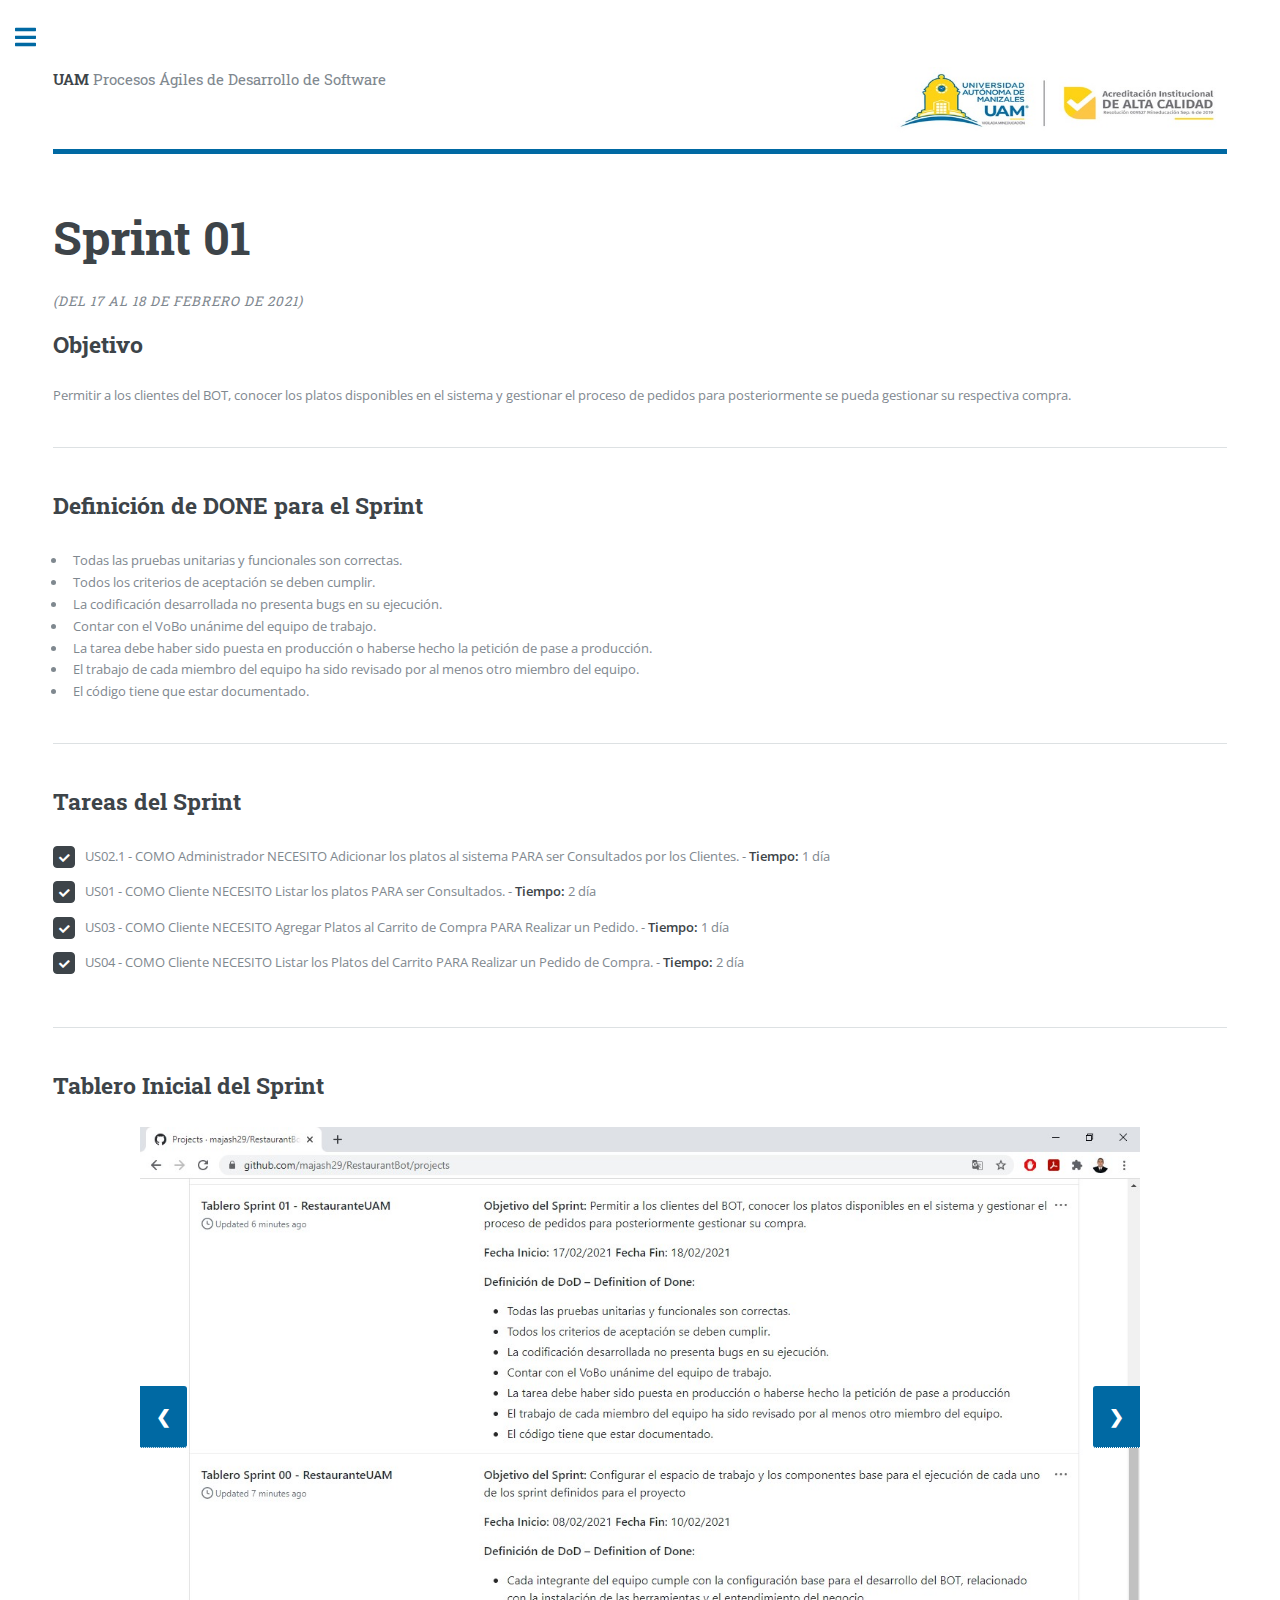
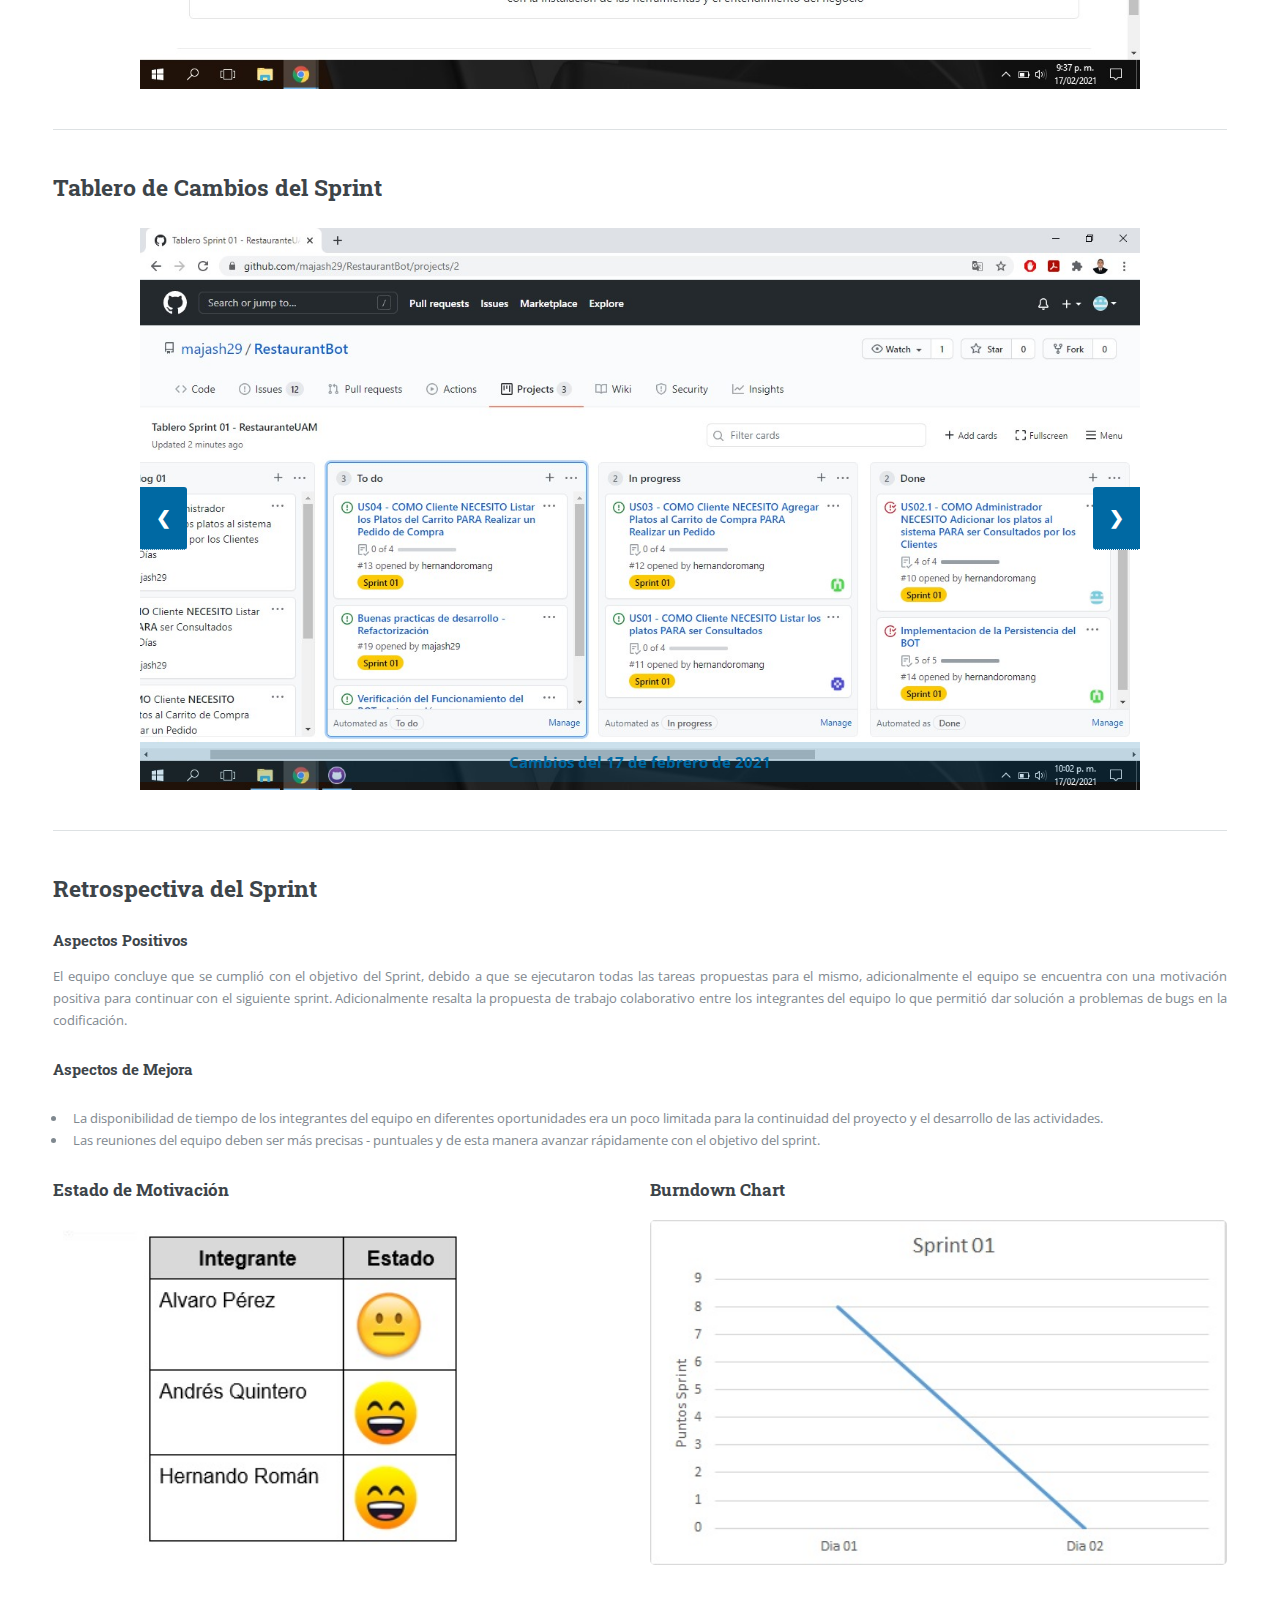
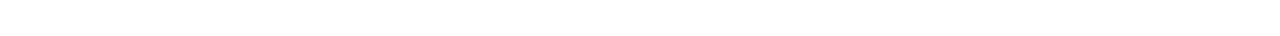
<file: sprintuno.html>
<!DOCTYPE HTML>
<html>
	<head>
		<title>Sprint 01</title>
		<meta charset="utf-8" />
		<meta name="viewport" content="width=device-width, initial-scale=1, user-scalable=no" />
		<link rel="stylesheet" href="assets/css/main.css" />
		<link rel="stylesheet" href="assets/css/sliders.css" />
	</head>
	<body class="is-preload">

		<!-- Wrapper -->
			<div id="wrapper">

				<!-- Main -->
					<div id="main">
						<div class="inner">

							<!-- Header -->
								<header id="header">
									<a href="index.html" class="logo"><strong>UAM </strong>Procesos &Aacute;giles de Desarrollo de Software</a>
										<div align="right"><img src="images/logo_uam.jpg" alt="logo" width="336" height="69"> </div>
								</header>

	<!-- Aqui -->
							<section>
								<header class="main">
									<h1>Sprint 01</h1>
									<p><em>&#40;Del 17 al 18 de febrero de 2021&#41;</em></p>
								</header>
									<h2>Objetivo</h2>
									<p align="justify">Permitir a los clientes del BOT, conocer los platos disponibles en el sistema y gestionar el proceso de pedidos para posteriormente se pueda gestionar su respectiva compra.</p>
									
									<hr class="major" />
								
									<h2>Definici&oacute;n de DONE para el Sprint</h2>
									<p align="justify"><ul>
										<li>Todas las pruebas unitarias y funcionales son correctas.</li>
										<li>Todos los criterios de aceptaci&oacute;n se deben cumplir.</li>
										<li>La codificación desarrollada no presenta bugs en su ejecuci&oacute;n.</li>
										<li>Contar con el VoBo un&aacute;nime del equipo de trabajo.</li>
										<li>La tarea debe haber sido puesta en producci&oacute;n o haberse hecho la petición de pase a producci&oacute;n.</li>
										<li>El trabajo de cada miembro del equipo ha sido revisado por al menos otro miembro del equipo.</li>
										<li>El c&oacute;digo tiene que estar documentado.</li>
									</ul></p>
									
									<hr class="major" />
								
									<h2>Tareas del Sprint</h2>
								
									<p align="justify">
									<div><input type="checkbox" id="tsu1" name="tsu1" checked><label for="tsu1">US02.1 - COMO Administrador NECESITO Adicionar los platos al sistema PARA ser Consultados por los Clientes. - <strong>Tiempo: </strong>1 d&iacute;a</label></div>
								
									<div><input type="checkbox" id="tsu2" name="tsu2" checked><label for="tsu2">US01 - COMO Cliente NECESITO Listar los platos PARA ser Consultados. - <strong>Tiempo: </strong>2 d&iacute;a</label></div>
								
									<div><input type="checkbox" id="tsu3" name="tsu3" checked><label for="tsu3">US03 - COMO Cliente NECESITO Agregar Platos al Carrito de Compra PARA Realizar un Pedido. - <strong>Tiempo: </strong>1 d&iacute;a</label></div>
								
									<div><input type="checkbox" id="tsu4" name="tsu4" checked><label for="tsu4">US04 - COMO Cliente NECESITO Listar los Platos del Carrito PARA Realizar un Pedido de Compra. - <strong>Tiempo: </strong>2 d&iacute;a</label></div>
								
									</p>
									
									<hr class="major" />
								
									<h2>Tablero Inicial del Sprint</h2>

									<div class="slideshow-container">
									  <div class="mySlides1">
										<img src="proyecto/ini01sprt01.jpg" style="width:100%">
									  </div>

									  <div class="mySlides1">
										<img src="proyecto/ini01sprt02.jpg" style="width:100%">
									  </div>

									  <div class="mySlides1">
										<img src="proyecto/ini01sprt03.jpg" style="width:100%">
									  </div>

									  <div class="mySlides1">
										<img src="proyecto/ini01sprt04.jpg" style="width:100%">
									  </div>

									  <a class="prev" onclick="plusSlides(-1, 0)">&#10094;</a>
									  <a class="next" onclick="plusSlides(1, 0)">&#10095;</a>
									</div>

									<hr class="major" />
								
									<h2>Tablero de Cambios del Sprint</h2>
							
									<div class="slideshow-container">
									  <div class="mySlides2">
										<img src="proyecto/fin01sprt01.jpg" style="width:100%">
										<div class="text">Cambios del 17 de febrero de 2021</div>
									  </div>

									  <div class="mySlides2">
										<img src="proyecto/fin01sprt02.jpg" style="width:100%">
										<div class="text">Cambios del 17 de febrero de 2021</div>
									  </div>

									  <div class="mySlides2">
										<img src="proyecto/fin01sprt03.jpg" style="width:100%">
										  <div class="text">Cambios del 18 de febrero de 2021</div>
									  </div>
										
									  <div class="mySlides2">
										<img src="proyecto/fin01sprt04.jpg" style="width:100%">
										  <div class="text">Cambios del 18 de febrero de 2021</div>
									  </div>

									  <div class="mySlides2">
										<img src="proyecto/fin01sprt05.jpg" style="width:100%">
										  <div class="text">Cambios del 18 de febrero de 2021</div>
									  </div>
										
									  <div class="mySlides2">
										<img src="proyecto/fin01sprt06.jpg" style="width:100%">
										  <div class="text">Cambios del 18 de febrero de 2021</div>
									  </div>										
										
									  <a class="prev" onclick="plusSlides(-1, 1)">&#10094;</a>
									  <a class="next" onclick="plusSlides(1, 1)">&#10095;</a>
									</div>

									<script>
									var slideIndex = [1,1];
									var slideId = ["mySlides1", "mySlides2"]
									showSlides(1, 0);
									showSlides(1, 1);

									function plusSlides(n, no) {
									  showSlides(slideIndex[no] += n, no);
									}

									function showSlides(n, no) {
									  var i;
									  var x = document.getElementsByClassName(slideId[no]);
									  if (n > x.length) {slideIndex[no] = 1}    
									  if (n < 1) {slideIndex[no] = x.length}
									  for (i = 0; i < x.length; i++) {
										 x[i].style.display = "none";  
									  }
									  x[slideIndex[no]-1].style.display = "block";  
									}
									</script>
							
							
									<hr class="major" />
								
									<h2>Retrospectiva del Sprint</h2>
							
									<h4>Aspectos Positivos</h4>
									<p align="justify">El equipo concluye que se cumplió con el objetivo del Sprint, debido a que se ejecutaron todas las tareas propuestas para el mismo, adicionalmente el equipo se encuentra con una motivación positiva para continuar con el siguiente sprint. Adicionalmente resalta la propuesta de trabajo colaborativo entre los integrantes del equipo lo que permitió dar solución a problemas de bugs en la codificación.</p>
							
									<h4>Aspectos de Mejora</h4>
									<p align="justify">
										<ul>
											<li>La disponibilidad de tiempo de los integrantes del equipo en diferentes oportunidades era un poco limitada para la continuidad del proyecto y el desarrollo de las actividades.</li>
											<li>Las reuniones del equipo deben ser m&aacute;s precisas - puntuales y de esta manera avanzar r&aacute;pidamente con el objetivo del sprint.</li>
										</ul></p>
						
									<div class="row">
									  <div class="col-6 col-12-medium">
												<h3>Estado de Motivaci&oacute;n</h3>
										  <span class="image main"><img src="proyecto/niko01.JPG" alt="niko"/></span>
										</div>
						
											<div class="col-6 col-12-medium">
												<h3>Burndown Chart</h3>
												<span class="image main"><img src="proyecto/bcsprint01.jpg" alt="chart" /></span>
											</div>
									</div>
								</section>
							
	<!-- Aqui -->

						</div>
					</div>

				<!-- Sidebar -->
					<div id="sidebar">
						<div class="inner">
							<!-- Search -->
								<div align="right"><img src="images/logo.png" alt="logo" width="200" height="100"> </div>
							<!-- Menu -->
								<nav id="menu">
									<header class="major">
										<h2>@PedidosRestauranteUAMBot</h2>
									</header>
									<ul>
										<li><a href="index.html">Inicio</a></li>
										<li><a href="elemntdisg.html">Elementos Dise&ntilde;o</a></li>
										<li><a href="sprintcero.html">Sprint 00</a></li>
										<li><a href="sprintuno.html">Sprint 01</a></li>
										<li><a href="sprintdos.html">Sprint 02</a></li>
										<li><a href="elemntcal.html">Elementos Calidad</a></li>
										<li><a href="botuam.html">BOT Restaurante UAM</a></li>
									</ul>
								</nav>

							<!-- Section -->
								<section>
									<header class="major">
										<h2>Equipo de Trabajo</h2>
									</header>
									<ul class="contact">
										<li class="icon solid fa-envelope"> Alvaro P&eacute;rez N</li>
										<li class="icon solid fa-envelope"> Andres Felipe Quintero</li>
										<li class="icon solid fa-envelope"> Hernando Augusto Roman</li>
									</ul>
								</section>

							<!-- Footer -->
								<footer id="footer">
									<p class="copyright">&copy; UAM. All rights reserved. <br>Febrero de 2021</p>
								</footer>
						</div>
					</div>
			</div>

		<!-- Scripts -->
			<script src="assets/js/jquery.min.js"></script>
			<script src="assets/js/browser.min.js"></script>
			<script src="assets/js/breakpoints.min.js"></script>
			<script src="assets/js/util.js"></script>
			<script src="assets/js/main.js"></script>

	</body>
</html>
</file>
<file: assets/css/sliders.css>
@charset "utf-8";
/* CSS Document */

* {box-sizing: border-box}
.mySlides1, .mySlides2 {display: none}
img {vertical-align: middle;}

/* Slideshow container */
.slideshow-container {
  max-width: 1000px;
  position: relative;
  margin: auto;
}

/* Next & previous buttons */
.prev, .next {
  cursor: pointer;
  position: absolute;
  top: 50%;
  width: auto;
  padding: 16px;
  margin-top: -22px;
  color: #FFFFFF;
  background-color: #0069A3;
  font-weight: bold;
  font-size: 18px;
  transition: 0.6s ease;
  border-radius: 0 3px 3px 0;
  user-select: none;
}

/* Position the "next button" to the right */
.next {
  right: 0;
  border-radius: 3px 0 0 3px;
}

/* On hover, add a grey background color */
.prev:hover, .next:hover {
  background-color: #0069A3;
  color: black;
}

/* Caption text */
.text {
  color: #0069A3;
  font-weight: bold;
  background-color: rgba(0, 105, 163, .2);
  font-size: 15px;
  padding: 8px 12px;
  position: absolute;
  bottom: 8px;
  width: 100%;
  text-align: center;
}
</file>
<file: assets/css/main.css>
@import url(fontawesome-all.min.css);
@import url("https://fonts.googleapis.com/css?family=Open+Sans:400,600,400italic,600italic|Roboto+Slab:400,700");
/*
	Editorial by HTML5 UP
	html5up.net | @ajlkn
	Free for personal and commercial use under the CCA 3.0 license (html5up.net/license)
*/
html, body, div, span, applet, object,
iframe, h1, h2, h3, h4, h5, h6, p, blockquote,
pre, a, abbr, acronym, address, big, cite,
code, del, dfn, em, img, ins, kbd, q, s, samp,
small, strike, strong, sub, sup, tt, var, b,
u, i, center, dl, dt, dd, ol, ul, li, fieldset,
form, label, legend, table, caption, tbody,
tfoot, thead, tr, th, td, article, aside,
canvas, details, embed, figure, figcaption,
footer, header, hgroup, menu, nav, output, ruby,
section, summary, time, mark, audio, video {
  margin: 0;
  padding: 0;
  border: 0;
  font-size: 100%;
  font: inherit;
  vertical-align: baseline; }

article, aside, details, figcaption, figure,
footer, header, hgroup, menu, nav, section {
  display: block; }

body {
  line-height: 1; }

ol, ul {
  list-style: none; }

blockquote, q {
  quotes: none; }
  blockquote:before, blockquote:after, q:before, q:after {
    content: '';
    content: none; }

table {
  border-collapse: collapse;
  border-spacing: 0; }

body {
  -webkit-text-size-adjust: none; }

mark {
  background-color: transparent;
  color: inherit; }

input::-moz-focus-inner {
  border: 0;
  padding: 0; }

input, select, textarea {
  -moz-appearance: none;
  -webkit-appearance: none;
  -ms-appearance: none;
  appearance: none; }

/* Basic */
@-ms-viewport {
  width: device-width; }

body {
  -ms-overflow-style: scrollbar; }

@media screen and (max-width: 480px) {
  html, body {
    min-width: 320px; } }

html {
  box-sizing: border-box; }

*, *:before, *:after {
  box-sizing: inherit; }

body {
  background: #ffffff; }
  body.is-preload *, body.is-preload *:before, body.is-preload *:after, body.is-resizing *, body.is-resizing *:before, body.is-resizing *:after {
    -moz-animation: none !important;
    -webkit-animation: none !important;
    -ms-animation: none !important;
    animation: none !important;
    -moz-transition: none !important;
    -webkit-transition: none !important;
    -ms-transition: none !important;
    transition: none !important; }

/* Type */
body, input, select, textarea {
  color: #7f888f;
  font-family: "Open Sans", sans-serif;
  font-size: 13pt;
  font-weight: 400;
  line-height: 1.65; }
  @media screen and (max-width: 1680px) {
    body, input, select, textarea {
      font-size: 11pt; } }
  @media screen and (max-width: 1280px) {
    body, input, select, textarea {
      font-size: 10pt; } }
  @media screen and (max-width: 360px) {
    body, input, select, textarea {
      font-size: 9pt; } }

a {
  -moz-transition: color 0.2s ease-in-out, border-bottom-color 0.2s ease-in-out;
  -webkit-transition: color 0.2s ease-in-out, border-bottom-color 0.2s ease-in-out;
  -ms-transition: color 0.2s ease-in-out, border-bottom-color 0.2s ease-in-out;
  transition: color 0.2s ease-in-out, border-bottom-color 0.2s ease-in-out;
  border-bottom: dotted 1px;
  color: #0069A3;
  text-decoration: none; }
  a:hover {
    border-bottom-color: #0069A3;
    color: #0069A3 !important; }
    a:hover strong {
      color: inherit; }

strong, b {
  color: #3d4449;
  font-weight: 600; }

em, i {
  font-style: italic; }

p {
  margin: 0 0 2em 0; }

h1, h2, h3, h4, h5, h6 {
  color: #3d4449;
  font-family: "Roboto Slab", serif;
  font-weight: 700;
  line-height: 1.5;
  margin: 0 0 1em 0; }
  h1 a, h2 a, h3 a, h4 a, h5 a, h6 a {
    color: inherit;
    text-decoration: none;
    border-bottom: 0; }

h1 {
  font-size: 4em;
  margin: 0 0 0.5em 0;
  line-height: 1.3; }

h2 {
  font-size: 1.75em; }

h3 {
  font-size: 1.25em; }

h4 {
  font-size: 1.1em; }

h5 {
  font-size: 0.9em; }

h6 {
  font-size: 0.7em; }

@media screen and (max-width: 1680px) {
  h1 {
    font-size: 3.5em; } }

@media screen and (max-width: 980px) {
  h1 {
    font-size: 3.25em; } }

@media screen and (max-width: 736px) {
  h1 {
    font-size: 2em;
    line-height: 1.4; }
  h2 {
    font-size: 1.5em; } }

sub {
  font-size: 0.8em;
  position: relative;
  top: 0.5em; }

sup {
  font-size: 0.8em;
  position: relative;
  top: -0.5em; }

blockquote {
  border-left: solid 3px rgba(210, 215, 217, 0.75);
  font-style: italic;
  margin: 0 0 2em 0;
  padding: 0.5em 0 0.5em 2em; }

code {
  background: rgba(230, 235, 237, 0.25);
  border-radius: 0.375em;
  border: solid 1px rgba(210, 215, 217, 0.75);
  font-family: "Courier New", monospace;
  font-size: 0.9em;
  margin: 0 0.25em;
  padding: 0.25em 0.65em; }

pre {
  -webkit-overflow-scrolling: touch;
  font-family: "Courier New", monospace;
  font-size: 0.9em;
  margin: 0 0 2em 0; }
  pre code {
    display: block;
    line-height: 1.75;
    padding: 1em 1.5em;
    overflow-x: auto; }

hr {
  border: 0;
  border-bottom: solid 1px rgba(210, 215, 217, 0.75);
  margin: 2em 0; }
  hr.major {
    margin: 3em 0; }

.align-left {
  text-align: left; }

.align-center {
  text-align: center; }

.align-right {
  text-align: right; }

/* Row */
.row {
  display: flex;
  flex-wrap: wrap;
  box-sizing: border-box;
  align-items: stretch; }
  .row > * {
    box-sizing: border-box; }
  .row.gtr-uniform > * > :last-child {
    margin-bottom: 0; }
  .row.aln-left {
    justify-content: flex-start; }
  .row.aln-center {
    justify-content: center; }
  .row.aln-right {
    justify-content: flex-end; }
  .row.aln-top {
    align-items: flex-start; }
  .row.aln-middle {
    align-items: center; }
  .row.aln-bottom {
    align-items: flex-end; }
  .row > .imp {
    order: -1; }
  .row > .col-1 {
    width: 8.33333%; }
  .row > .off-1 {
    margin-left: 8.33333%; }
  .row > .col-2 {
    width: 16.66667%; }
  .row > .off-2 {
    margin-left: 16.66667%; }
  .row > .col-3 {
    width: 25%; }
  .row > .off-3 {
    margin-left: 25%; }
  .row > .col-4 {
    width: 33.33333%; }
  .row > .off-4 {
    margin-left: 33.33333%; }
  .row > .col-5 {
    width: 41.66667%; }
  .row > .off-5 {
    margin-left: 41.66667%; }
  .row > .col-6 {
    width: 50%; }
  .row > .off-6 {
    margin-left: 50%; }
  .row > .col-7 {
    width: 58.33333%; }
  .row > .off-7 {
    margin-left: 58.33333%; }
  .row > .col-8 {
    width: 66.66667%; }
  .row > .off-8 {
    margin-left: 66.66667%; }
  .row > .col-9 {
    width: 75%; }
  .row > .off-9 {
    margin-left: 75%; }
  .row > .col-10 {
    width: 83.33333%; }
  .row > .off-10 {
    margin-left: 83.33333%; }
  .row > .col-11 {
    width: 91.66667%; }
  .row > .off-11 {
    margin-left: 91.66667%; }
  .row > .col-12 {
    width: 100%; }
  .row > .off-12 {
    margin-left: 100%; }
  .row.gtr-0 {
    margin-top: 0;
    margin-left: 0em; }
    .row.gtr-0 > * {
      padding: 0 0 0 0em; }
    .row.gtr-0.gtr-uniform {
      margin-top: 0em; }
      .row.gtr-0.gtr-uniform > * {
        padding-top: 0em; }
  .row.gtr-25 {
    margin-top: 0;
    margin-left: -0.375em; }
    .row.gtr-25 > * {
      padding: 0 0 0 0.375em; }
    .row.gtr-25.gtr-uniform {
      margin-top: -0.375em; }
      .row.gtr-25.gtr-uniform > * {
        padding-top: 0.375em; }
  .row.gtr-50 {
    margin-top: 0;
    margin-left: -0.75em; }
    .row.gtr-50 > * {
      padding: 0 0 0 0.75em; }
    .row.gtr-50.gtr-uniform {
      margin-top: -0.75em; }
      .row.gtr-50.gtr-uniform > * {
        padding-top: 0.75em; }
  .row {
    margin-top: 0;
    margin-left: -1.5em; }
    .row > * {
      padding: 0 0 0 1.5em; }
    .row.gtr-uniform {
      margin-top: -1.5em; }
      .row.gtr-uniform > * {
        padding-top: 1.5em; }
  .row.gtr-150 {
    margin-top: 0;
    margin-left: -2.25em; }
    .row.gtr-150 > * {
      padding: 0 0 0 2.25em; }
    .row.gtr-150.gtr-uniform {
      margin-top: -2.25em; }
      .row.gtr-150.gtr-uniform > * {
        padding-top: 2.25em; }
  .row.gtr-200 {
    margin-top: 0;
    margin-left: -3em; }
    .row.gtr-200 > * {
      padding: 0 0 0 3em; }
    .row.gtr-200.gtr-uniform {
      margin-top: -3em; }
      .row.gtr-200.gtr-uniform > * {
        padding-top: 3em; }
  @media screen and (max-width: 1680px) {
    .row {
      display: flex;
      flex-wrap: wrap;
      box-sizing: border-box;
      align-items: stretch; }
      .row > * {
        box-sizing: border-box; }
      .row.gtr-uniform > * > :last-child {
        margin-bottom: 0; }
      .row.aln-left {
        justify-content: flex-start; }
      .row.aln-center {
        justify-content: center; }
      .row.aln-right {
        justify-content: flex-end; }
      .row.aln-top {
        align-items: flex-start; }
      .row.aln-middle {
        align-items: center; }
      .row.aln-bottom {
        align-items: flex-end; }
      .row > .imp-xlarge {
        order: -1; }
      .row > .col-1-xlarge {
        width: 8.33333%; }
      .row > .off-1-xlarge {
        margin-left: 8.33333%; }
      .row > .col-2-xlarge {
        width: 16.66667%; }
      .row > .off-2-xlarge {
        margin-left: 16.66667%; }
      .row > .col-3-xlarge {
        width: 25%; }
      .row > .off-3-xlarge {
        margin-left: 25%; }
      .row > .col-4-xlarge {
        width: 33.33333%; }
      .row > .off-4-xlarge {
        margin-left: 33.33333%; }
      .row > .col-5-xlarge {
        width: 41.66667%; }
      .row > .off-5-xlarge {
        margin-left: 41.66667%; }
      .row > .col-6-xlarge {
        width: 50%; }
      .row > .off-6-xlarge {
        margin-left: 50%; }
      .row > .col-7-xlarge {
        width: 58.33333%; }
      .row > .off-7-xlarge {
        margin-left: 58.33333%; }
      .row > .col-8-xlarge {
        width: 66.66667%; }
      .row > .off-8-xlarge {
        margin-left: 66.66667%; }
      .row > .col-9-xlarge {
        width: 75%; }
      .row > .off-9-xlarge {
        margin-left: 75%; }
      .row > .col-10-xlarge {
        width: 83.33333%; }
      .row > .off-10-xlarge {
        margin-left: 83.33333%; }
      .row > .col-11-xlarge {
        width: 91.66667%; }
      .row > .off-11-xlarge {
        margin-left: 91.66667%; }
      .row > .col-12-xlarge {
        width: 100%; }
      .row > .off-12-xlarge {
        margin-left: 100%; }
      .row.gtr-0 {
        margin-top: 0;
        margin-left: 0em; }
        .row.gtr-0 > * {
          padding: 0 0 0 0em; }
        .row.gtr-0.gtr-uniform {
          margin-top: 0em; }
          .row.gtr-0.gtr-uniform > * {
            padding-top: 0em; }
      .row.gtr-25 {
        margin-top: 0;
        margin-left: -0.375em; }
        .row.gtr-25 > * {
          padding: 0 0 0 0.375em; }
        .row.gtr-25.gtr-uniform {
          margin-top: -0.375em; }
          .row.gtr-25.gtr-uniform > * {
            padding-top: 0.375em; }
      .row.gtr-50 {
        margin-top: 0;
        margin-left: -0.75em; }
        .row.gtr-50 > * {
          padding: 0 0 0 0.75em; }
        .row.gtr-50.gtr-uniform {
          margin-top: -0.75em; }
          .row.gtr-50.gtr-uniform > * {
            padding-top: 0.75em; }
      .row {
        margin-top: 0;
        margin-left: -1.5em; }
        .row > * {
          padding: 0 0 0 1.5em; }
        .row.gtr-uniform {
          margin-top: -1.5em; }
          .row.gtr-uniform > * {
            padding-top: 1.5em; }
      .row.gtr-150 {
        margin-top: 0;
        margin-left: -2.25em; }
        .row.gtr-150 > * {
          padding: 0 0 0 2.25em; }
        .row.gtr-150.gtr-uniform {
          margin-top: -2.25em; }
          .row.gtr-150.gtr-uniform > * {
            padding-top: 2.25em; }
      .row.gtr-200 {
        margin-top: 0;
        margin-left: -3em; }
        .row.gtr-200 > * {
          padding: 0 0 0 3em; }
        .row.gtr-200.gtr-uniform {
          margin-top: -3em; }
          .row.gtr-200.gtr-uniform > * {
            padding-top: 3em; } }
  @media screen and (max-width: 1280px) {
    .row {
      display: flex;
      flex-wrap: wrap;
      box-sizing: border-box;
      align-items: stretch; }
      .row > * {
        box-sizing: border-box; }
      .row.gtr-uniform > * > :last-child {
        margin-bottom: 0; }
      .row.aln-left {
        justify-content: flex-start; }
      .row.aln-center {
        justify-content: center; }
      .row.aln-right {
        justify-content: flex-end; }
      .row.aln-top {
        align-items: flex-start; }
      .row.aln-middle {
        align-items: center; }
      .row.aln-bottom {
        align-items: flex-end; }
      .row > .imp-large {
        order: -1; }
      .row > .col-1-large {
        width: 8.33333%; }
      .row > .off-1-large {
        margin-left: 8.33333%; }
      .row > .col-2-large {
        width: 16.66667%; }
      .row > .off-2-large {
        margin-left: 16.66667%; }
      .row > .col-3-large {
        width: 25%; }
      .row > .off-3-large {
        margin-left: 25%; }
      .row > .col-4-large {
        width: 33.33333%; }
      .row > .off-4-large {
        margin-left: 33.33333%; }
      .row > .col-5-large {
        width: 41.66667%; }
      .row > .off-5-large {
        margin-left: 41.66667%; }
      .row > .col-6-large {
        width: 50%; }
      .row > .off-6-large {
        margin-left: 50%; }
      .row > .col-7-large {
        width: 58.33333%; }
      .row > .off-7-large {
        margin-left: 58.33333%; }
      .row > .col-8-large {
        width: 66.66667%; }
      .row > .off-8-large {
        margin-left: 66.66667%; }
      .row > .col-9-large {
        width: 75%; }
      .row > .off-9-large {
        margin-left: 75%; }
      .row > .col-10-large {
        width: 83.33333%; }
      .row > .off-10-large {
        margin-left: 83.33333%; }
      .row > .col-11-large {
        width: 91.66667%; }
      .row > .off-11-large {
        margin-left: 91.66667%; }
      .row > .col-12-large {
        width: 100%; }
      .row > .off-12-large {
        margin-left: 100%; }
      .row.gtr-0 {
        margin-top: 0;
        margin-left: 0em; }
        .row.gtr-0 > * {
          padding: 0 0 0 0em; }
        .row.gtr-0.gtr-uniform {
          margin-top: 0em; }
          .row.gtr-0.gtr-uniform > * {
            padding-top: 0em; }
      .row.gtr-25 {
        margin-top: 0;
        margin-left: -0.375em; }
        .row.gtr-25 > * {
          padding: 0 0 0 0.375em; }
        .row.gtr-25.gtr-uniform {
          margin-top: -0.375em; }
          .row.gtr-25.gtr-uniform > * {
            padding-top: 0.375em; }
      .row.gtr-50 {
        margin-top: 0;
        margin-left: -0.75em; }
        .row.gtr-50 > * {
          padding: 0 0 0 0.75em; }
        .row.gtr-50.gtr-uniform {
          margin-top: -0.75em; }
          .row.gtr-50.gtr-uniform > * {
            padding-top: 0.75em; }
      .row {
        margin-top: 0;
        margin-left: -1.5em; }
        .row > * {
          padding: 0 0 0 1.5em; }
        .row.gtr-uniform {
          margin-top: -1.5em; }
          .row.gtr-uniform > * {
            padding-top: 1.5em; }
      .row.gtr-150 {
        margin-top: 0;
        margin-left: -2.25em; }
        .row.gtr-150 > * {
          padding: 0 0 0 2.25em; }
        .row.gtr-150.gtr-uniform {
          margin-top: -2.25em; }
          .row.gtr-150.gtr-uniform > * {
            padding-top: 2.25em; }
      .row.gtr-200 {
        margin-top: 0;
        margin-left: -3em; }
        .row.gtr-200 > * {
          padding: 0 0 0 3em; }
        .row.gtr-200.gtr-uniform {
          margin-top: -3em; }
          .row.gtr-200.gtr-uniform > * {
            padding-top: 3em; } }
  @media screen and (max-width: 980px) {
    .row {
      display: flex;
      flex-wrap: wrap;
      box-sizing: border-box;
      align-items: stretch; }
      .row > * {
        box-sizing: border-box; }
      .row.gtr-uniform > * > :last-child {
        margin-bottom: 0; }
      .row.aln-left {
        justify-content: flex-start; }
      .row.aln-center {
        justify-content: center; }
      .row.aln-right {
        justify-content: flex-end; }
      .row.aln-top {
        align-items: flex-start; }
      .row.aln-middle {
        align-items: center; }
      .row.aln-bottom {
        align-items: flex-end; }
      .row > .imp-medium {
        order: -1; }
      .row > .col-1-medium {
        width: 8.33333%; }
      .row > .off-1-medium {
        margin-left: 8.33333%; }
      .row > .col-2-medium {
        width: 16.66667%; }
      .row > .off-2-medium {
        margin-left: 16.66667%; }
      .row > .col-3-medium {
        width: 25%; }
      .row > .off-3-medium {
        margin-left: 25%; }
      .row > .col-4-medium {
        width: 33.33333%; }
      .row > .off-4-medium {
        margin-left: 33.33333%; }
      .row > .col-5-medium {
        width: 41.66667%; }
      .row > .off-5-medium {
        margin-left: 41.66667%; }
      .row > .col-6-medium {
        width: 50%; }
      .row > .off-6-medium {
        margin-left: 50%; }
      .row > .col-7-medium {
        width: 58.33333%; }
      .row > .off-7-medium {
        margin-left: 58.33333%; }
      .row > .col-8-medium {
        width: 66.66667%; }
      .row > .off-8-medium {
        margin-left: 66.66667%; }
      .row > .col-9-medium {
        width: 75%; }
      .row > .off-9-medium {
        margin-left: 75%; }
      .row > .col-10-medium {
        width: 83.33333%; }
      .row > .off-10-medium {
        margin-left: 83.33333%; }
      .row > .col-11-medium {
        width: 91.66667%; }
      .row > .off-11-medium {
        margin-left: 91.66667%; }
      .row > .col-12-medium {
        width: 100%; }
      .row > .off-12-medium {
        margin-left: 100%; }
      .row.gtr-0 {
        margin-top: 0;
        margin-left: 0em; }
        .row.gtr-0 > * {
          padding: 0 0 0 0em; }
        .row.gtr-0.gtr-uniform {
          margin-top: 0em; }
          .row.gtr-0.gtr-uniform > * {
            padding-top: 0em; }
      .row.gtr-25 {
        margin-top: 0;
        margin-left: -0.375em; }
        .row.gtr-25 > * {
          padding: 0 0 0 0.375em; }
        .row.gtr-25.gtr-uniform {
          margin-top: -0.375em; }
          .row.gtr-25.gtr-uniform > * {
            padding-top: 0.375em; }
      .row.gtr-50 {
        margin-top: 0;
        margin-left: -0.75em; }
        .row.gtr-50 > * {
          padding: 0 0 0 0.75em; }
        .row.gtr-50.gtr-uniform {
          margin-top: -0.75em; }
          .row.gtr-50.gtr-uniform > * {
            padding-top: 0.75em; }
      .row {
        margin-top: 0;
        margin-left: -1.5em; }
        .row > * {
          padding: 0 0 0 1.5em; }
        .row.gtr-uniform {
          margin-top: -1.5em; }
          .row.gtr-uniform > * {
            padding-top: 1.5em; }
      .row.gtr-150 {
        margin-top: 0;
        margin-left: -2.25em; }
        .row.gtr-150 > * {
          padding: 0 0 0 2.25em; }
        .row.gtr-150.gtr-uniform {
          margin-top: -2.25em; }
          .row.gtr-150.gtr-uniform > * {
            padding-top: 2.25em; }
      .row.gtr-200 {
        margin-top: 0;
        margin-left: -3em; }
        .row.gtr-200 > * {
          padding: 0 0 0 3em; }
        .row.gtr-200.gtr-uniform {
          margin-top: -3em; }
          .row.gtr-200.gtr-uniform > * {
            padding-top: 3em; } }
  @media screen and (max-width: 736px) {
    .row {
      display: flex;
      flex-wrap: wrap;
      box-sizing: border-box;
      align-items: stretch; }
      .row > * {
        box-sizing: border-box; }
      .row.gtr-uniform > * > :last-child {
        margin-bottom: 0; }
      .row.aln-left {
        justify-content: flex-start; }
      .row.aln-center {
        justify-content: center; }
      .row.aln-right {
        justify-content: flex-end; }
      .row.aln-top {
        align-items: flex-start; }
      .row.aln-middle {
        align-items: center; }
      .row.aln-bottom {
        align-items: flex-end; }
      .row > .imp-small {
        order: -1; }
      .row > .col-1-small {
        width: 8.33333%; }
      .row > .off-1-small {
        margin-left: 8.33333%; }
      .row > .col-2-small {
        width: 16.66667%; }
      .row > .off-2-small {
        margin-left: 16.66667%; }
      .row > .col-3-small {
        width: 25%; }
      .row > .off-3-small {
        margin-left: 25%; }
      .row > .col-4-small {
        width: 33.33333%; }
      .row > .off-4-small {
        margin-left: 33.33333%; }
      .row > .col-5-small {
        width: 41.66667%; }
      .row > .off-5-small {
        margin-left: 41.66667%; }
      .row > .col-6-small {
        width: 50%; }
      .row > .off-6-small {
        margin-left: 50%; }
      .row > .col-7-small {
        width: 58.33333%; }
      .row > .off-7-small {
        margin-left: 58.33333%; }
      .row > .col-8-small {
        width: 66.66667%; }
      .row > .off-8-small {
        margin-left: 66.66667%; }
      .row > .col-9-small {
        width: 75%; }
      .row > .off-9-small {
        margin-left: 75%; }
      .row > .col-10-small {
        width: 83.33333%; }
      .row > .off-10-small {
        margin-left: 83.33333%; }
      .row > .col-11-small {
        width: 91.66667%; }
      .row > .off-11-small {
        margin-left: 91.66667%; }
      .row > .col-12-small {
        width: 100%; }
      .row > .off-12-small {
        margin-left: 100%; }
      .row.gtr-0 {
        margin-top: 0;
        margin-left: 0em; }
        .row.gtr-0 > * {
          padding: 0 0 0 0em; }
        .row.gtr-0.gtr-uniform {
          margin-top: 0em; }
          .row.gtr-0.gtr-uniform > * {
            padding-top: 0em; }
      .row.gtr-25 {
        margin-top: 0;
        margin-left: -0.375em; }
        .row.gtr-25 > * {
          padding: 0 0 0 0.375em; }
        .row.gtr-25.gtr-uniform {
          margin-top: -0.375em; }
          .row.gtr-25.gtr-uniform > * {
            padding-top: 0.375em; }
      .row.gtr-50 {
        margin-top: 0;
        margin-left: -0.75em; }
        .row.gtr-50 > * {
          padding: 0 0 0 0.75em; }
        .row.gtr-50.gtr-uniform {
          margin-top: -0.75em; }
          .row.gtr-50.gtr-uniform > * {
            padding-top: 0.75em; }
      .row {
        margin-top: 0;
        margin-left: -1.5em; }
        .row > * {
          padding: 0 0 0 1.5em; }
        .row.gtr-uniform {
          margin-top: -1.5em; }
          .row.gtr-uniform > * {
            padding-top: 1.5em; }
      .row.gtr-150 {
        margin-top: 0;
        margin-left: -2.25em; }
        .row.gtr-150 > * {
          padding: 0 0 0 2.25em; }
        .row.gtr-150.gtr-uniform {
          margin-top: -2.25em; }
          .row.gtr-150.gtr-uniform > * {
            padding-top: 2.25em; }
      .row.gtr-200 {
        margin-top: 0;
        margin-left: -3em; }
        .row.gtr-200 > * {
          padding: 0 0 0 3em; }
        .row.gtr-200.gtr-uniform {
          margin-top: -3em; }
          .row.gtr-200.gtr-uniform > * {
            padding-top: 3em; } }
  @media screen and (max-width: 480px) {
    .row {
      display: flex;
      flex-wrap: wrap;
      box-sizing: border-box;
      align-items: stretch; }
      .row > * {
        box-sizing: border-box; }
      .row.gtr-uniform > * > :last-child {
        margin-bottom: 0; }
      .row.aln-left {
        justify-content: flex-start; }
      .row.aln-center {
        justify-content: center; }
      .row.aln-right {
        justify-content: flex-end; }
      .row.aln-top {
        align-items: flex-start; }
      .row.aln-middle {
        align-items: center; }
      .row.aln-bottom {
        align-items: flex-end; }
      .row > .imp-xsmall {
        order: -1; }
      .row > .col-1-xsmall {
        width: 8.33333%; }
      .row > .off-1-xsmall {
        margin-left: 8.33333%; }
      .row > .col-2-xsmall {
        width: 16.66667%; }
      .row > .off-2-xsmall {
        margin-left: 16.66667%; }
      .row > .col-3-xsmall {
        width: 25%; }
      .row > .off-3-xsmall {
        margin-left: 25%; }
      .row > .col-4-xsmall {
        width: 33.33333%; }
      .row > .off-4-xsmall {
        margin-left: 33.33333%; }
      .row > .col-5-xsmall {
        width: 41.66667%; }
      .row > .off-5-xsmall {
        margin-left: 41.66667%; }
      .row > .col-6-xsmall {
        width: 50%; }
      .row > .off-6-xsmall {
        margin-left: 50%; }
      .row > .col-7-xsmall {
        width: 58.33333%; }
      .row > .off-7-xsmall {
        margin-left: 58.33333%; }
      .row > .col-8-xsmall {
        width: 66.66667%; }
      .row > .off-8-xsmall {
        margin-left: 66.66667%; }
      .row > .col-9-xsmall {
        width: 75%; }
      .row > .off-9-xsmall {
        margin-left: 75%; }
      .row > .col-10-xsmall {
        width: 83.33333%; }
      .row > .off-10-xsmall {
        margin-left: 83.33333%; }
      .row > .col-11-xsmall {
        width: 91.66667%; }
      .row > .off-11-xsmall {
        margin-left: 91.66667%; }
      .row > .col-12-xsmall {
        width: 100%; }
      .row > .off-12-xsmall {
        margin-left: 100%; }
      .row.gtr-0 {
        margin-top: 0;
        margin-left: 0em; }
        .row.gtr-0 > * {
          padding: 0 0 0 0em; }
        .row.gtr-0.gtr-uniform {
          margin-top: 0em; }
          .row.gtr-0.gtr-uniform > * {
            padding-top: 0em; }
      .row.gtr-25 {
        margin-top: 0;
        margin-left: -0.375em; }
        .row.gtr-25 > * {
          padding: 0 0 0 0.375em; }
        .row.gtr-25.gtr-uniform {
          margin-top: -0.375em; }
          .row.gtr-25.gtr-uniform > * {
            padding-top: 0.375em; }
      .row.gtr-50 {
        margin-top: 0;
        margin-left: -0.75em; }
        .row.gtr-50 > * {
          padding: 0 0 0 0.75em; }
        .row.gtr-50.gtr-uniform {
          margin-top: -0.75em; }
          .row.gtr-50.gtr-uniform > * {
            padding-top: 0.75em; }
      .row {
        margin-top: 0;
        margin-left: -1.5em; }
        .row > * {
          padding: 0 0 0 1.5em; }
        .row.gtr-uniform {
          margin-top: -1.5em; }
          .row.gtr-uniform > * {
            padding-top: 1.5em; }
      .row.gtr-150 {
        margin-top: 0;
        margin-left: -2.25em; }
        .row.gtr-150 > * {
          padding: 0 0 0 2.25em; }
        .row.gtr-150.gtr-uniform {
          margin-top: -2.25em; }
          .row.gtr-150.gtr-uniform > * {
            padding-top: 2.25em; }
      .row.gtr-200 {
        margin-top: 0;
        margin-left: -3em; }
        .row.gtr-200 > * {
          padding: 0 0 0 3em; }
        .row.gtr-200.gtr-uniform {
          margin-top: -3em; }
          .row.gtr-200.gtr-uniform > * {
            padding-top: 3em; } }

/* Section/Article */
section.special, article.special {
  text-align: center; }

header p {
  font-family: "Roboto Slab", serif;
  font-size: 1em;
  font-weight: 400;
  letter-spacing: 0.075em;
  margin-top: -0.5em;
  text-transform: uppercase; }

header.major > :last-child {
  border-bottom: solid 3px #0069A3;
  display: inline-block;
  margin: 0 0 2em 0;
  padding: 0 0.75em 0.5em 0; }

header.main > :last-child {
  margin: 0 0 1em 0; }

/* Form */
form {
  margin: 0 0 2em 0; }

label {
  color: #3d4449;
  display: block;
  font-size: 0.9em;
  font-weight: 600;
  margin: 0 0 1em 0; }

input[type="text"],
input[type="password"],
input[type="email"],
input[type="tel"],
input[type="search"],
input[type="url"],
select,
textarea {
  -moz-appearance: none;
  -webkit-appearance: none;
  -ms-appearance: none;
  appearance: none;
  background: #ffffff;
  border-radius: 0.375em;
  border: none;
  border: solid 1px rgba(210, 215, 217, 0.75);
  color: inherit;
  display: block;
  outline: 0;
  padding: 0 1em;
  text-decoration: none;
  width: 100%; }
  input[type="text"]:invalid,
  input[type="password"]:invalid,
  input[type="email"]:invalid,
  input[type="tel"]:invalid,
  input[type="search"]:invalid,
  input[type="url"]:invalid,
  select:invalid,
  textarea:invalid {
    box-shadow: none; }
  input[type="text"]:focus,
  input[type="password"]:focus,
  input[type="email"]:focus,
  input[type="tel"]:focus,
  input[type="search"]:focus,
  input[type="url"]:focus,
  select:focus,
  textarea:focus {
    border-color: #0069A3;
    box-shadow: 0 0 0 1px #0069A3; }

select {
  background-image: url("data:image/svg+xml;charset=utf8,%3Csvg xmlns='http://www.w3.org/2000/svg' width='40' height='40' preserveAspectRatio='none' viewBox='0 0 40 40'%3E%3Cpath d='M9.4,12.3l10.4,10.4l10.4-10.4c0.2-0.2,0.5-0.4,0.9-0.4c0.3,0,0.6,0.1,0.9,0.4l3.3,3.3c0.2,0.2,0.4,0.5,0.4,0.9 c0,0.4-0.1,0.6-0.4,0.9L20.7,31.9c-0.2,0.2-0.5,0.4-0.9,0.4c-0.3,0-0.6-0.1-0.9-0.4L4.3,17.3c-0.2-0.2-0.4-0.5-0.4-0.9 c0-0.4,0.1-0.6,0.4-0.9l3.3-3.3c0.2-0.2,0.5-0.4,0.9-0.4S9.1,12.1,9.4,12.3z' fill='rgba(210, 215, 217, 0.75)' /%3E%3C/svg%3E");
  background-size: 1.25em;
  background-repeat: no-repeat;
  background-position: calc(100% - 1em) center;
  height: 2.75em;
  padding-right: 2.75em;
  text-overflow: ellipsis; }
  select option {
    color: #3d4449;
    background: #ffffff; }
  select:focus::-ms-value {
    background-color: transparent; }
  select::-ms-expand {
    display: none; }

input[type="text"],
input[type="password"],
input[type="email"],
input[type="tel"],
input[type="search"],
input[type="url"],
select {
  height: 2.75em; }

textarea {
  padding: 0.75em 1em; }

input[type="checkbox"],
input[type="radio"] {
  -moz-appearance: none;
  -webkit-appearance: none;
  -ms-appearance: none;
  appearance: none;
  display: block;
  float: left;
  margin-right: -2em;
  opacity: 0;
  width: 1em;
  z-index: -1; }
  input[type="checkbox"] + label,
  input[type="radio"] + label {
    text-decoration: none;
    color: #7f888f;
    cursor: pointer;
    display: inline-block;
    font-size: 1em;
    font-weight: 400;
    padding-left: 2.4em;
    padding-right: 0.75em;
    position: relative; }
    input[type="checkbox"] + label:before,
    input[type="radio"] + label:before {
      -moz-osx-font-smoothing: grayscale;
      -webkit-font-smoothing: antialiased;
      display: inline-block;
      font-style: normal;
      font-variant: normal;
      text-rendering: auto;
      line-height: 1;
      text-transform: none !important;
      font-family: 'Font Awesome 5 Free';
      font-weight: 900; }
    input[type="checkbox"] + label:before,
    input[type="radio"] + label:before {
      background: #ffffff;
      border-radius: 0.375em;
      border: solid 1px rgba(210, 215, 217, 0.75);
      content: '';
      display: inline-block;
      font-size: 0.8em;
      height: 2.0625em;
      left: 0;
      line-height: 2.0625em;
      position: absolute;
      text-align: center;
      top: 0;
      width: 2.0625em; }
  input[type="checkbox"]:checked + label:before,
  input[type="radio"]:checked + label:before {
    background: #3d4449;
    border-color: #3d4449;
    color: #ffffff;
    content: '\f00c'; }
  input[type="checkbox"]:focus + label:before,
  input[type="radio"]:focus + label:before {
    border-color: #0069A3;
    box-shadow: 0 0 0 1px #0069A3; }

input[type="checkbox"] + label:before {
  border-radius: 0.375em; }

input[type="radio"] + label:before {
  border-radius: 100%; }

::-webkit-input-placeholder {
  color: #9fa3a6 !important;
  opacity: 1.0; }

:-moz-placeholder {
  color: #9fa3a6 !important;
  opacity: 1.0; }

::-moz-placeholder {
  color: #9fa3a6 !important;
  opacity: 1.0; }

:-ms-input-placeholder {
  color: #9fa3a6 !important;
  opacity: 1.0; }

/* Box */
.box {
  border-radius: 0.375em;
  border: solid 1px rgba(210, 215, 217, 0.75);
  margin-bottom: 2em;
  padding: 1.5em; }
  .box > :last-child,
  .box > :last-child > :last-child,
  .box > :last-child > :last-child > :last-child {
    margin-bottom: 0; }
  .box.alt {
    border: 0;
    border-radius: 0;
    padding: 0; }

/* Icon */
.icon {
  text-decoration: none;
  border-bottom: none;
  position: relative; }
  .icon:before {
    -moz-osx-font-smoothing: grayscale;
    -webkit-font-smoothing: antialiased;
    display: inline-block;
    font-style: normal;
    font-variant: normal;
    text-rendering: auto;
    line-height: 1;
    text-transform: none !important;
    font-family: 'Font Awesome 5 Free';
    font-weight: 400; }
  .icon > .label {
    display: none; }
  .icon:before {
    line-height: inherit; }
  .icon.solid:before {
    font-weight: 900; }
  .icon.brands:before {
    font-family: 'Font Awesome 5 Brands'; }

/* Image */
.image {
  border-radius: 0.375em;
  border: 0;
  display: inline-block;
  position: relative; }
  .image img {
    border-radius: 0.375em;
    display: block; }
  .image.left, .image.right {
    max-width: 40%; }
    .image.left img, .image.right img {
      width: 100%; }
  .image.left {
    float: left;
    padding: 0 1.5em 1em 0;
    top: 0.25em; }
  .image.right {
    float: right;
    padding: 0 0 1em 1.5em;
    top: 0.25em; }
  .image.fit {
    display: block;
    margin: 0 0 2em 0;
    width: 100%; }
    .image.fit img {
      width: 100%; }
  .image.main {
    display: block;
    margin: 0 0 3em 0;
    width: 100%; }
    .image.main img {
      width: 100%; }

a.image {
  overflow: hidden; }
  a.image img {
    -moz-transition: -moz-transform 0.2s ease;
    -webkit-transition: -webkit-transform 0.2s ease;
    -ms-transition: -ms-transform 0.2s ease;
    transition: transform 0.2s ease; }
  a.image:hover img {
    -moz-transform: scale(1.075);
    -webkit-transform: scale(1.075);
    -ms-transform: scale(1.075);
    transform: scale(1.075); }

/* List */
ol {
  list-style: decimal;
  margin: 0 0 2em 0;
  padding-left: 1.25em; }
  ol li {
    padding-left: 0.25em; }

ul {
  list-style: disc;
  margin: 0 0 2em 0;
  padding-left: 1em; }
  ul li {
    padding-left: 0.5em; }
  ul.alt {
    list-style: none;
    padding-left: 0; }
    ul.alt li {
      border-top: solid 1px rgba(210, 215, 217, 0.75);
      padding: 0.5em 0; }
      ul.alt li:first-child {
        border-top: 0;
        padding-top: 0; }

dl {
  margin: 0 0 2em 0; }
  dl dt {
    display: block;
    font-weight: 600;
    margin: 0 0 1em 0; }
  dl dd {
    margin-left: 2em; }

/* Actions */
ul.actions {
  display: -moz-flex;
  display: -webkit-flex;
  display: -ms-flex;
  display: flex;
  cursor: default;
  list-style: none;
  margin-left: -1em;
  padding-left: 0; }
  ul.actions li {
    padding: 0 0 0 1em;
    vertical-align: middle; }
  ul.actions.special {
    -moz-justify-content: center;
    -webkit-justify-content: center;
    -ms-justify-content: center;
    justify-content: center;
    width: 100%;
    margin-left: 0; }
    ul.actions.special li:first-child {
      padding-left: 0; }
  ul.actions.stacked {
    -moz-flex-direction: column;
    -webkit-flex-direction: column;
    -ms-flex-direction: column;
    flex-direction: column;
    margin-left: 0; }
    ul.actions.stacked li {
      padding: 1.3em 0 0 0; }
      ul.actions.stacked li:first-child {
        padding-top: 0; }
  ul.actions.fit {
    width: calc(100% + 1em); }
    ul.actions.fit li {
      -moz-flex-grow: 1;
      -webkit-flex-grow: 1;
      -ms-flex-grow: 1;
      flex-grow: 1;
      -moz-flex-shrink: 1;
      -webkit-flex-shrink: 1;
      -ms-flex-shrink: 1;
      flex-shrink: 1;
      width: 100%; }
      ul.actions.fit li > * {
        width: 100%; }
    ul.actions.fit.stacked {
      width: 100%; }

/* Icons */
ul.icons {
  cursor: default;
  list-style: none;
  padding-left: 0; }
  ul.icons li {
    display: inline-block;
    padding: 0 1em 0 0; }
    ul.icons li:last-child {
      padding-right: 0; }
    ul.icons li .icon {
      color: inherit; }
      ul.icons li .icon:before {
        font-size: 1.25em; }

/* Contact */
ul.contact {
  list-style: none;
  padding: 0; }
  ul.contact li {
    text-decoration: none;
    border-top: solid 1px rgba(210, 215, 217, 0.75);
    margin: 1.5em 0 0 0;
    padding: 1.5em 0 0 3em;
    position: relative; }
    ul.contact li:before {
      -moz-osx-font-smoothing: grayscale;
      -webkit-font-smoothing: antialiased;
      display: inline-block;
      font-style: normal;
      font-variant: normal;
      text-rendering: auto;
      line-height: 1;
      text-transform: none !important;
      font-family: 'Font Awesome 5 Free';
      font-weight: 400; }
    ul.contact li:before {
      color: #0069A3;
      display: inline-block;
      font-size: 1.5em;
      height: 1.125em;
      left: 0;
      line-height: 1.125em;
      position: absolute;
      text-align: center;
      top: 1em;
      width: 1.5em; }
    ul.contact li:first-child {
      border-top: 0;
      margin-top: 0;
      padding-top: 0; }
      ul.contact li:first-child:before {
        top: 0; }
    ul.contact li a {
      color: inherit; }

/* Pagination */
ul.pagination {
  cursor: default;
  list-style: none;
  padding-left: 0; }
  ul.pagination li {
    display: inline-block;
    padding-left: 0;
    vertical-align: middle; }
    ul.pagination li > .page {
      -moz-transition: background-color 0.2s ease-in-out, color 0.2s ease-in-out;
      -webkit-transition: background-color 0.2s ease-in-out, color 0.2s ease-in-out;
      -ms-transition: background-color 0.2s ease-in-out, color 0.2s ease-in-out;
      transition: background-color 0.2s ease-in-out, color 0.2s ease-in-out;
      border-bottom: 0;
      border-radius: 0.375em;
      display: inline-block;
      font-size: 0.8em;
      font-weight: 600;
      height: 2em;
      line-height: 2em;
      margin: 0 0.125em;
      min-width: 2em;
      padding: 0 0.5em;
      text-align: center; }
      ul.pagination li > .page.active {
        background-color: #0069A3;
        color: #ffffff !important; }
        ul.pagination li > .page.active:hover {
          background-color: #f67878; }
        ul.pagination li > .page.active:active {
          background-color: #f45c5c; }
    ul.pagination li:first-child {
      padding-right: 0.75em; }
    ul.pagination li:last-child {
      padding-left: 0.75em; }
  @media screen and (max-width: 480px) {
    ul.pagination li:nth-child(n+2):nth-last-child(n+2) {
      display: none; }
    ul.pagination li:first-child {
      padding-right: 0; } }

/* Table */
.table-wrapper {
  -webkit-overflow-scrolling: touch;
  overflow-x: auto; }

table {
  margin: 0 0 2em 0;
  width: 100%; }
  table tbody tr {
    border: solid 1px rgba(210, 215, 217, 0.75);
    border-left: 0;
    border-right: 0; }
    table tbody tr:nth-child(2n + 1) {
      background-color: rgba(230, 235, 237, 0.25); }
  table td {
    padding: 0.75em 0.75em; }
  table th {
    color: #3d4449;
    font-size: 0.9em;
    font-weight: 600;
    padding: 0 0.75em 0.75em 0.75em;
    text-align: left; }
  table thead {
    border-bottom: solid 2px rgba(210, 215, 217, 0.75); }
  table tfoot {
    border-top: solid 2px rgba(210, 215, 217, 0.75); }
  table.alt {
    border-collapse: separate; }
    table.alt tbody tr td {
      border: solid 1px rgba(210, 215, 217, 0.75);
      border-left-width: 0;
      border-top-width: 0; }
      table.alt tbody tr td:first-child {
        border-left-width: 1px; }
    table.alt tbody tr:first-child td {
      border-top-width: 1px; }
    table.alt thead {
      border-bottom: 0; }
    table.alt tfoot {
      border-top: 0; }

/* Button */
input[type="submit"],
input[type="reset"],
input[type="button"],
button,
.button {
  -moz-appearance: none;
  -webkit-appearance: none;
  -ms-appearance: none;
  appearance: none;
  -moz-transition: background-color 0.2s ease-in-out, color 0.2s ease-in-out;
  -webkit-transition: background-color 0.2s ease-in-out, color 0.2s ease-in-out;
  -ms-transition: background-color 0.2s ease-in-out, color 0.2s ease-in-out;
  transition: background-color 0.2s ease-in-out, color 0.2s ease-in-out;
  background-color: transparent;
  border-radius: 0.375em;
  border: 0;
  box-shadow: inset 0 0 0 2px #0069A3;
  color: #0069A3 !important;
  cursor: pointer;
  display: inline-block;
  font-family: "Roboto Slab", serif;
  font-size: 0.8em;
  font-weight: 700;
  height: 3.5em;
  letter-spacing: 0.075em;
  line-height: 3.5em;
  padding: 0 2.25em;
  text-align: center;
  text-decoration: none;
  text-transform: uppercase;
  white-space: nowrap; }
  input[type="submit"]:hover,
  input[type="reset"]:hover,
  input[type="button"]:hover,
  button:hover,
  .button:hover {
    background-color: rgba(245, 106, 106, 0.05); }
  input[type="submit"]:active,
  input[type="reset"]:active,
  input[type="button"]:active,
  button:active,
  .button:active {
    background-color: rgba(245, 106, 106, 0.15); }
  input[type="submit"].icon:before,
  input[type="reset"].icon:before,
  input[type="button"].icon:before,
  button.icon:before,
  .button.icon:before {
    margin-right: 0.5em; }
  input[type="submit"].fit,
  input[type="reset"].fit,
  input[type="button"].fit,
  button.fit,
  .button.fit {
    width: 100%; }
  input[type="submit"].small,
  input[type="reset"].small,
  input[type="button"].small,
  button.small,
  .button.small {
    font-size: 0.6em; }
  input[type="submit"].large,
  input[type="reset"].large,
  input[type="button"].large,
  button.large,
  .button.large {
    font-size: 1em;
    height: 3.65em;
    line-height: 3.65em; }
  input[type="submit"].primary,
  input[type="reset"].primary,
  input[type="button"].primary,
  button.primary,
  .button.primary {
    background-color: #0069A3;
    box-shadow: none;
    color: #ffffff !important; }
    input[type="submit"].primary:hover,
    input[type="reset"].primary:hover,
    input[type="button"].primary:hover,
    button.primary:hover,
    .button.primary:hover {
      background-color: #f67878; }
    input[type="submit"].primary:active,
    input[type="reset"].primary:active,
    input[type="button"].primary:active,
    button.primary:active,
    .button.primary:active {
      background-color: #f45c5c; }
  input[type="submit"].disabled, input[type="submit"]:disabled,
  input[type="reset"].disabled,
  input[type="reset"]:disabled,
  input[type="button"].disabled,
  input[type="button"]:disabled,
  button.disabled,
  button:disabled,
  .button.disabled,
  .button:disabled {
    pointer-events: none;
    opacity: 0.25; }

/* Mini Posts */
.mini-posts article {
  border-top: solid 1px rgba(210, 215, 217, 0.75);
  margin-top: 2em;
  padding-top: 2em; }
  .mini-posts article .image {
    display: block;
    margin: 0 0 1.5em 0; }
    .mini-posts article .image img {
      display: block;
      width: 100%; }
  .mini-posts article:first-child {
    border-top: 0;
    margin-top: 0;
    padding-top: 0; }

/* Features */
.features {
  display: -moz-flex;
  display: -webkit-flex;
  display: -ms-flex;
  display: flex;
  -moz-flex-wrap: wrap;
  -webkit-flex-wrap: wrap;
  -ms-flex-wrap: wrap;
  flex-wrap: wrap;
  margin: 0 0 2em -3em;
  width: calc(100% + 3em); }
  .features article {
    -moz-align-items: center;
    -webkit-align-items: center;
    -ms-align-items: center;
    align-items: center;
    display: -moz-flex;
    display: -webkit-flex;
    display: -ms-flex;
    display: flex;
    margin: 0 0 3em 3em;
    position: relative;
    width: calc(50% - 3em); }
    .features article:nth-child(2n - 1) {
      margin-right: 1.5em; }
    .features article:nth-child(2n) {
      margin-left: 1.5em; }
    .features article:nth-last-child(1), .features article:nth-last-child(2) {
      margin-bottom: 0; }
    .features article .icon {
      -moz-flex-grow: 0;
      -webkit-flex-grow: 0;
      -ms-flex-grow: 0;
      flex-grow: 0;
      -moz-flex-shrink: 0;
      -webkit-flex-shrink: 0;
      -ms-flex-shrink: 0;
      flex-shrink: 0;
      display: block;
      height: 10em;
      line-height: 10em;
      margin: 0 2em 0 0;
      text-align: center;
      width: 10em; }
      .features article .icon:before {
        color: #0069A3;
        font-size: 2.75rem;
        position: relative;
        top: 0.05em; }
      .features article .icon:after {
        -moz-transform: rotate(45deg);
        -webkit-transform: rotate(45deg);
        -ms-transform: rotate(45deg);
        transform: rotate(45deg);
        border-radius: 0.25rem;
        border: solid 2px rgba(210, 215, 217, 0.75);
        content: '';
        display: block;
        height: 7em;
        left: 50%;
        margin: -3.5em 0 0 -3.5em;
        position: absolute;
        top: 50%;
        width: 7em; }
    .features article .content {
      -moz-flex-grow: 1;
      -webkit-flex-grow: 1;
      -ms-flex-grow: 1;
      flex-grow: 1;
      -moz-flex-shrink: 1;
      -webkit-flex-shrink: 1;
      -ms-flex-shrink: 1;
      flex-shrink: 1;
      width: 100%; }
      .features article .content > :last-child {
        margin-bottom: 0; }
  @media screen and (max-width: 980px) {
    .features {
      margin: 0 0 2em 0;
      width: 100%; }
      .features article {
        margin: 0 0 3em 0;
        width: 100%; }
        .features article:nth-child(2n - 1) {
          margin-right: 0; }
        .features article:nth-child(2n) {
          margin-left: 0; }
        .features article:nth-last-child(1), .features article:nth-last-child(2) {
          margin-bottom: 3em; }
        .features article:last-child {
          margin-bottom: 0; }
        .features article .icon {
          height: 8em;
          line-height: 8em;
          width: 8em; }
          .features article .icon:before {
            font-size: 2.25rem; }
          .features article .icon:after {
            height: 6em;
            margin: -3em 0 0 -3em;
            width: 6em; } }
  @media screen and (max-width: 480px) {
    .features article {
      -moz-flex-direction: column;
      -webkit-flex-direction: column;
      -ms-flex-direction: column;
      flex-direction: column;
      -moz-align-items: -moz-flex-start;
      -webkit-align-items: -webkit-flex-start;
      -ms-align-items: -ms-flex-start;
      align-items: flex-start; }
      .features article .icon {
        height: 6em;
        line-height: 6em;
        margin: 0 0 1.5em 0;
        width: 6em; }
        .features article .icon:before {
          font-size: 1.5rem; }
        .features article .icon:after {
          height: 4em;
          margin: -2em 0 0 -2em;
          width: 4em; } }
  @media screen and (max-width: 480px) {
    .features article .icon:before {
      font-size: 1.25rem; } }

/* Posts */
.posts {
  display: -moz-flex;
  display: -webkit-flex;
  display: -ms-flex;
  display: flex;
  -moz-flex-wrap: wrap;
  -webkit-flex-wrap: wrap;
  -ms-flex-wrap: wrap;
  flex-wrap: wrap;
  margin: 0 0 2em -6em;
  width: calc(100% + 6em); }
  .posts article {
    -moz-flex-grow: 0;
    -webkit-flex-grow: 0;
    -ms-flex-grow: 0;
    flex-grow: 0;
    -moz-flex-shrink: 1;
    -webkit-flex-shrink: 1;
    -ms-flex-shrink: 1;
    flex-shrink: 1;
    margin: 0 0 6em 6em;
    position: relative;
    width: calc(33.33333% - 6em); }
    .posts article:before {
      background: rgba(210, 215, 217, 0.75);
      content: '';
      display: block;
      height: calc(100% + 6em);
      left: -3em;
      position: absolute;
      top: 0;
      width: 1px; }
    .posts article:after {
      background: rgba(210, 215, 217, 0.75);
      bottom: -3em;
      content: '';
      display: block;
      height: 1px;
      position: absolute;
      right: 0;
      width: calc(100% + 6em); }
    .posts article > :last-child {
      margin-bottom: 0; }
    .posts article .image {
      display: block;
      margin: 0 0 2em 0; }
      .posts article .image img {
        display: block;
        width: 100%; }
  @media screen and (min-width: 1681px) {
    .posts article:nth-child(3n + 1):before {
      display: none; }
    .posts article:nth-child(3n + 1):after {
      width: 100%; }
    .posts article:nth-last-child(1), .posts article:nth-last-child(2), .posts article:nth-last-child(3) {
      margin-bottom: 0; }
      .posts article:nth-last-child(1):before, .posts article:nth-last-child(2):before, .posts article:nth-last-child(3):before {
        height: 100%; }
      .posts article:nth-last-child(1):after, .posts article:nth-last-child(2):after, .posts article:nth-last-child(3):after {
        display: none; } }
  @media screen and (max-width: 1680px) {
    .posts article {
      width: calc(50% - 6em); }
      .posts article:nth-last-child(3) {
        margin-bottom: 6em; } }
  @media screen and (min-width: 481px) and (max-width: 1680px) {
    .posts article:nth-child(2n + 1):before {
      display: none; }
    .posts article:nth-child(2n + 1):after {
      width: 100%; }
    .posts article:nth-last-child(1), .posts article:nth-last-child(2) {
      margin-bottom: 0; }
      .posts article:nth-last-child(1):before, .posts article:nth-last-child(2):before {
        height: 100%; }
      .posts article:nth-last-child(1):after, .posts article:nth-last-child(2):after {
        display: none; } }
  @media screen and (max-width: 736px) {
    .posts {
      margin: 0 0 2em -4.5em;
      width: calc(100% + 4.5em); }
      .posts article {
        margin: 0 0 4.5em 4.5em;
        width: calc(50% - 4.5em); }
        .posts article:before {
          height: calc(100% + 4.5em);
          left: -2.25em; }
        .posts article:after {
          bottom: -2.25em;
          width: calc(100% + 4.5em); }
        .posts article:nth-last-child(3) {
          margin-bottom: 4.5em; } }
  @media screen and (max-width: 480px) {
    .posts {
      margin: 0 0 2em 0;
      width: 100%; }
      .posts article {
        margin: 0 0 4.5em 0;
        width: 100%; }
        .posts article:before {
          display: none; }
        .posts article:after {
          width: 100%; }
        .posts article:last-child {
          margin-bottom: 0; }
          .posts article:last-child:after {
            display: none; } }

/* Wrapper */
#wrapper {
  display: -moz-flex;
  display: -webkit-flex;
  display: -ms-flex;
  display: flex;
  -moz-flex-direction: row-reverse;
  -webkit-flex-direction: row-reverse;
  -ms-flex-direction: row-reverse;
  flex-direction: row-reverse;
  min-height: 100vh; }

/* Main */
#main {
  -moz-flex-grow: 1;
  -webkit-flex-grow: 1;
  -ms-flex-grow: 1;
  flex-grow: 1;
  -moz-flex-shrink: 1;
  -webkit-flex-shrink: 1;
  -ms-flex-shrink: 1;
  flex-shrink: 1;
  width: 100%; }
  #main > .inner {
    padding: 0 6em 0.1em 6em ;
    margin: 0 auto;
    max-width: 110em; }
    #main > .inner > section {
      padding: 6em 0 4em 0 ;
      border-top: solid 2px rgba(210, 215, 217, 0.75); }
      #main > .inner > section:first-of-type {
        border-top: 0 !important; }
  @media screen and (max-width: 1680px) {
    #main > .inner {
      padding: 0 5em 0.1em 5em ; }
      #main > .inner > section {
        padding: 5em 0 3em 0 ; } }
  @media screen and (max-width: 1280px) {
    #main > .inner {
      padding: 0 4em 0.1em 4em ; }
      #main > .inner > section {
        padding: 4em 0 2em 0 ; } }
  @media screen and (max-width: 736px) {
    #main > .inner {
      padding: 0 2em 0.1em 2em ; }
      #main > .inner > section {
        padding: 3em 0 1em 0 ; } }

/* Sidebar */
#search form {
  text-decoration: none;
  position: relative; }
  #search form:before {
    -moz-osx-font-smoothing: grayscale;
    -webkit-font-smoothing: antialiased;
    display: inline-block;
    font-style: normal;
    font-variant: normal;
    text-rendering: auto;
    line-height: 1;
    text-transform: none !important;
    font-family: 'Font Awesome 5 Free';
    font-weight: 900; }
  #search form:before {
    -moz-transform: scaleX(-1);
    -webkit-transform: scaleX(-1);
    -ms-transform: scaleX(-1);
    transform: scaleX(-1);
    color: #7f888f;
    content: '\f002';
    cursor: default;
    display: block;
    font-size: 1.5em;
    height: 2em;
    line-height: 2em;
    opacity: 0.325;
    position: absolute;
    right: 0;
    text-align: center;
    top: 0;
    width: 2em; }
  #search form input[type="text"] {
    padding-right: 2.75em; }

#sidebar {
  -moz-flex-grow: 0;
  -webkit-flex-grow: 0;
  -ms-flex-grow: 0;
  flex-grow: 0;
  -moz-flex-shrink: 0;
  -webkit-flex-shrink: 0;
  -ms-flex-shrink: 0;
  flex-shrink: 0;
  -moz-transition: margin-left 0.5s ease, box-shadow 0.5s ease;
  -webkit-transition: margin-left 0.5s ease, box-shadow 0.5s ease;
  -ms-transition: margin-left 0.5s ease, box-shadow 0.5s ease;
  transition: margin-left 0.5s ease, box-shadow 0.5s ease;
  background-color: #f5f6f7;
  font-size: 0.9em;
  position: relative;
  width: 26em; }
  #sidebar h2 {
    font-size: 1.38889em; }
  #sidebar > .inner {
    padding: 2.22222em 2.22222em 2.44444em 2.22222em ;
    position: relative;
    width: 26em; }
    #sidebar > .inner > * {
      border-bottom: solid 2px rgba(210, 215, 217, 0.75);
      margin: 0 0 3.5em 0;
      padding: 0 0 3.5em 0; }
      #sidebar > .inner > * > :last-child {
        margin-bottom: 0; }
      #sidebar > .inner > *:last-child {
        border-bottom: 0;
        margin-bottom: 0;
        padding-bottom: 0; }
    #sidebar > .inner > .alt {
      background-color: #eff1f2;
      border-bottom: 0;
      margin: -2.22222em 0 4.44444em -2.22222em;
      padding: 2.22222em;
      width: calc(100% + 4.44444em); }
  #sidebar .toggle {
    text-decoration: none;
    -moz-transition: left 0.5s ease;
    -webkit-transition: left 0.5s ease;
    -ms-transition: left 0.5s ease;
    transition: left 0.5s ease;
    -webkit-tap-highlight-color: rgba(255, 255, 255, 0);
    border: 0;
    display: block;
    height: 7.5em;
    left: 26em;
    line-height: 7.5em;
    outline: 0;
    overflow: hidden;
    position: absolute;
    text-align: center;
    text-indent: -15em;
    white-space: nowrap;
    top: 0;
    width: 6em;
    z-index: 10000; }
    #sidebar .toggle:before {
      -moz-osx-font-smoothing: grayscale;
      -webkit-font-smoothing: antialiased;
      display: inline-block;
      font-style: normal;
      font-variant: normal;
      text-rendering: auto;
      line-height: 1;
      text-transform: none !important;
      font-family: 'Font Awesome 5 Free';
      font-weight: 900; }
    #sidebar .toggle:before {
      content: '\f0c9';
      font-size: 2rem;
      height: inherit;
      left: 0;
      line-height: inherit;
      position: absolute;
      text-indent: 0;
      top: 0;
      width: inherit; }
  #sidebar.inactive {
    margin-left: -26em; }
  @media screen and (max-width: 1680px) {
    #sidebar {
      width: 24em; }
      #sidebar > .inner {
        padding: 1.66667em 1.66667em 1.33333em 1.66667em ;
        width: 24em; }
        #sidebar > .inner > .alt {
          margin: -1.66667em 0 3.33333em -1.66667em;
          padding: 1.66667em;
          width: calc(100% + 3.33333em); }
      #sidebar .toggle {
        height: 6.25em;
        left: 24em;
        line-height: 6.25em;
        text-indent: 5em;
        width: 5em; }
        #sidebar .toggle:before {
          font-size: 1.5rem; }
      #sidebar.inactive {
        margin-left: -24em; } }
  @media screen and (max-width: 1280px) {
    #sidebar {
      box-shadow: 0 0 5em 0 rgba(0, 0, 0, 0.175);
      height: 100%;
      left: 0;
      position: fixed;
      top: 0;
      z-index: 10000; }
      #sidebar.inactive {
        box-shadow: none; }
      #sidebar > .inner {
        -webkit-overflow-scrolling: touch;
        height: 100%;
        left: 0;
        overflow-x: hidden;
        overflow-y: auto;
        position: absolute;
        top: 0; }
        #sidebar > .inner:after {
          content: '';
          display: block;
          height: 4em;
          width: 100%; }
      #sidebar .toggle {
        text-indent: 6em;
        width: 6em; }
        #sidebar .toggle:before {
          font-size: 1.5rem;
          margin-left: -0.4375em; }
      body.is-preload #sidebar {
        display: none; } }
  @media screen and (max-width: 736px) {
    #sidebar .toggle {
      text-indent: 7.25em;
      width: 7.25em; }
      #sidebar .toggle:before {
        color: #7f888f;
        margin-left: -0.0625em;
        margin-top: -0.25em;
        font-size: 1.1rem;
        z-index: 1; }
      #sidebar .toggle:after {
        background: rgba(222, 225, 226, 0.75);
        border-radius: 0.375em;
        content: '';
        height: 3.5em;
        left: 1em;
        position: absolute;
        top: 1em;
        width: 5em; } }

/* Header */
#header {
  display: -moz-flex;
  display: -webkit-flex;
  display: -ms-flex;
  display: flex;
  border-bottom: solid 5px #0069A3;
  padding: 6em 0 1em 0;
  position: relative; }
  #header > * {
    -moz-flex: 1;
    -webkit-flex: 1;
    -ms-flex: 1;
    flex: 1;
    margin-bottom: 0; }
  #header .logo {
    border-bottom: 0;
    color: inherit;
    font-family: "Roboto Slab", serif;
    font-size: 1.125em; }
  #header .icons {
    text-align: right; }
  @media screen and (max-width: 1680px) {
    #header {
      padding-top: 5em; } }
  @media screen and (max-width: 736px) {
    #header {
      padding-top: 6.5em; }
      #header .logo {
        font-size: 1.25em;
        margin: 0; }
      #header .icons {
        height: 5em;
        line-height: 5em;
        position: absolute;
        right: -0.5em;
        top: 0; } }

/* Banner */
#banner {
  padding: 6em 0 4em 0 ;
  display: -moz-flex;
  display: -webkit-flex;
  display: -ms-flex;
  display: flex; }
  #banner h1 {
    margin-top: -0.125em; }
  #banner .content {
    -moz-flex-grow: 1;
    -webkit-flex-grow: 1;
    -ms-flex-grow: 1;
    flex-grow: 1;
    -moz-flex-shrink: 1;
    -webkit-flex-shrink: 1;
    -ms-flex-shrink: 1;
    flex-shrink: 1;
    width: 50%; }
  #banner .image {
    -moz-flex-grow: 0;
    -webkit-flex-grow: 0;
    -ms-flex-grow: 0;
    flex-grow: 0;
    -moz-flex-shrink: 0;
    -webkit-flex-shrink: 0;
    -ms-flex-shrink: 0;
    flex-shrink: 0;
    display: block;
    margin: 0 0 2em 4em;
    width: 50%; }
    #banner .image img {
      height: 100%;
      -moz-object-fit: cover;
      -webkit-object-fit: cover;
      -ms-object-fit: cover;
      object-fit: cover;
      -moz-object-position: center;
      -webkit-object-position: center;
      -ms-object-position: center;
      object-position: center;
      width: 100%; }
  @media screen and (orientation: portrait) {
    #banner {
      -moz-flex-direction: column-reverse;
      -webkit-flex-direction: column-reverse;
      -ms-flex-direction: column-reverse;
      flex-direction: column-reverse; }
      #banner h1 br {
        display: none; }
      #banner .content {
        -moz-flex-grow: 0;
        -webkit-flex-grow: 0;
        -ms-flex-grow: 0;
        flex-grow: 0;
        -moz-flex-shrink: 0;
        -webkit-flex-shrink: 0;
        -ms-flex-shrink: 0;
        flex-shrink: 0;
        width: 100%; }
      #banner .image {
        -moz-flex-grow: 0;
        -webkit-flex-grow: 0;
        -ms-flex-grow: 0;
        flex-grow: 0;
        -moz-flex-shrink: 0;
        -webkit-flex-shrink: 0;
        -ms-flex-shrink: 0;
        flex-shrink: 0;
        margin: 0 0 4em 0;
        height: 25em;
        max-height: 50vh;
        min-height: 18em;
        width: 100%; } }
  @media screen and (orientation: portrait) and (max-width: 480px) {
    #banner .image {
      max-height: 35vh; } }

/* Footer */
#footer .copyright {
  color: #9fa3a6;
  font-size: 0.9em; }
  #footer .copyright a {
    color: inherit; }

/* Menu */
#menu ul {
  -moz-user-select: none;
  -webkit-user-select: none;
  -ms-user-select: none;
  user-select: none;
  color: #3d4449;
  font-family: "Roboto Slab", serif;
  font-weight: 400;
  letter-spacing: 0.075em;
  list-style: none;
  margin-bottom: 0;
  padding: 0;
  text-transform: uppercase; }
  #menu ul a, #menu ul span {
    border-bottom: 0;
    color: inherit;
    cursor: pointer;
    display: block;
    font-size: 0.9em;
    padding: 0.625em 0; }
    #menu ul a:hover, #menu ul span:hover {
      color: #0069A3; }
    #menu ul a.opener, #menu ul span.opener {
      -moz-transition: color 0.2s ease-in-out;
      -webkit-transition: color 0.2s ease-in-out;
      -ms-transition: color 0.2s ease-in-out;
      transition: color 0.2s ease-in-out;
      text-decoration: none;
      -webkit-tap-highlight-color: rgba(255, 255, 255, 0);
      position: relative; }
      #menu ul a.opener:before, #menu ul span.opener:before {
        -moz-osx-font-smoothing: grayscale;
        -webkit-font-smoothing: antialiased;
        display: inline-block;
        font-style: normal;
        font-variant: normal;
        text-rendering: auto;
        line-height: 1;
        text-transform: none !important;
        font-family: 'Font Awesome 5 Free';
        font-weight: 900; }
      #menu ul a.opener:before, #menu ul span.opener:before {
        -moz-transition: color 0.2s ease-in-out, -moz-transform 0.2s ease-in-out;
        -webkit-transition: color 0.2s ease-in-out, -webkit-transform 0.2s ease-in-out;
        -ms-transition: color 0.2s ease-in-out, -ms-transform 0.2s ease-in-out;
        transition: color 0.2s ease-in-out, transform 0.2s ease-in-out;
        color: #9fa3a6;
        content: '\f078';
        position: absolute;
        right: 0; }
      #menu ul a.opener:hover:before, #menu ul span.opener:hover:before {
        color: #0069A3; }
      #menu ul a.opener.active + ul, #menu ul span.opener.active + ul {
        display: block; }
      #menu ul a.opener.active:before, #menu ul span.opener.active:before {
        -moz-transform: rotate(-180deg);
        -webkit-transform: rotate(-180deg);
        -ms-transform: rotate(-180deg);
        transform: rotate(-180deg); }

#menu > ul > li {
  border-top: solid 1px rgba(210, 215, 217, 0.75);
  margin: 0.5em 0 0 0;
  padding: 0.5em 0 0 0; }
  #menu > ul > li > ul {
    color: #9fa3a6;
    display: none;
    margin: 0.5em 0 1.5em 0;
    padding-left: 1em; }
    #menu > ul > li > ul a, #menu > ul > li > ul span {
      font-size: 0.8em; }
    #menu > ul > li > ul > li {
      margin: 0.125em 0 0 0;
      padding: 0.125em 0 0 0; }
  #menu > ul > li:first-child {
    border-top: 0;
    margin-top: 0;
    padding-top: 0; }
</file>
